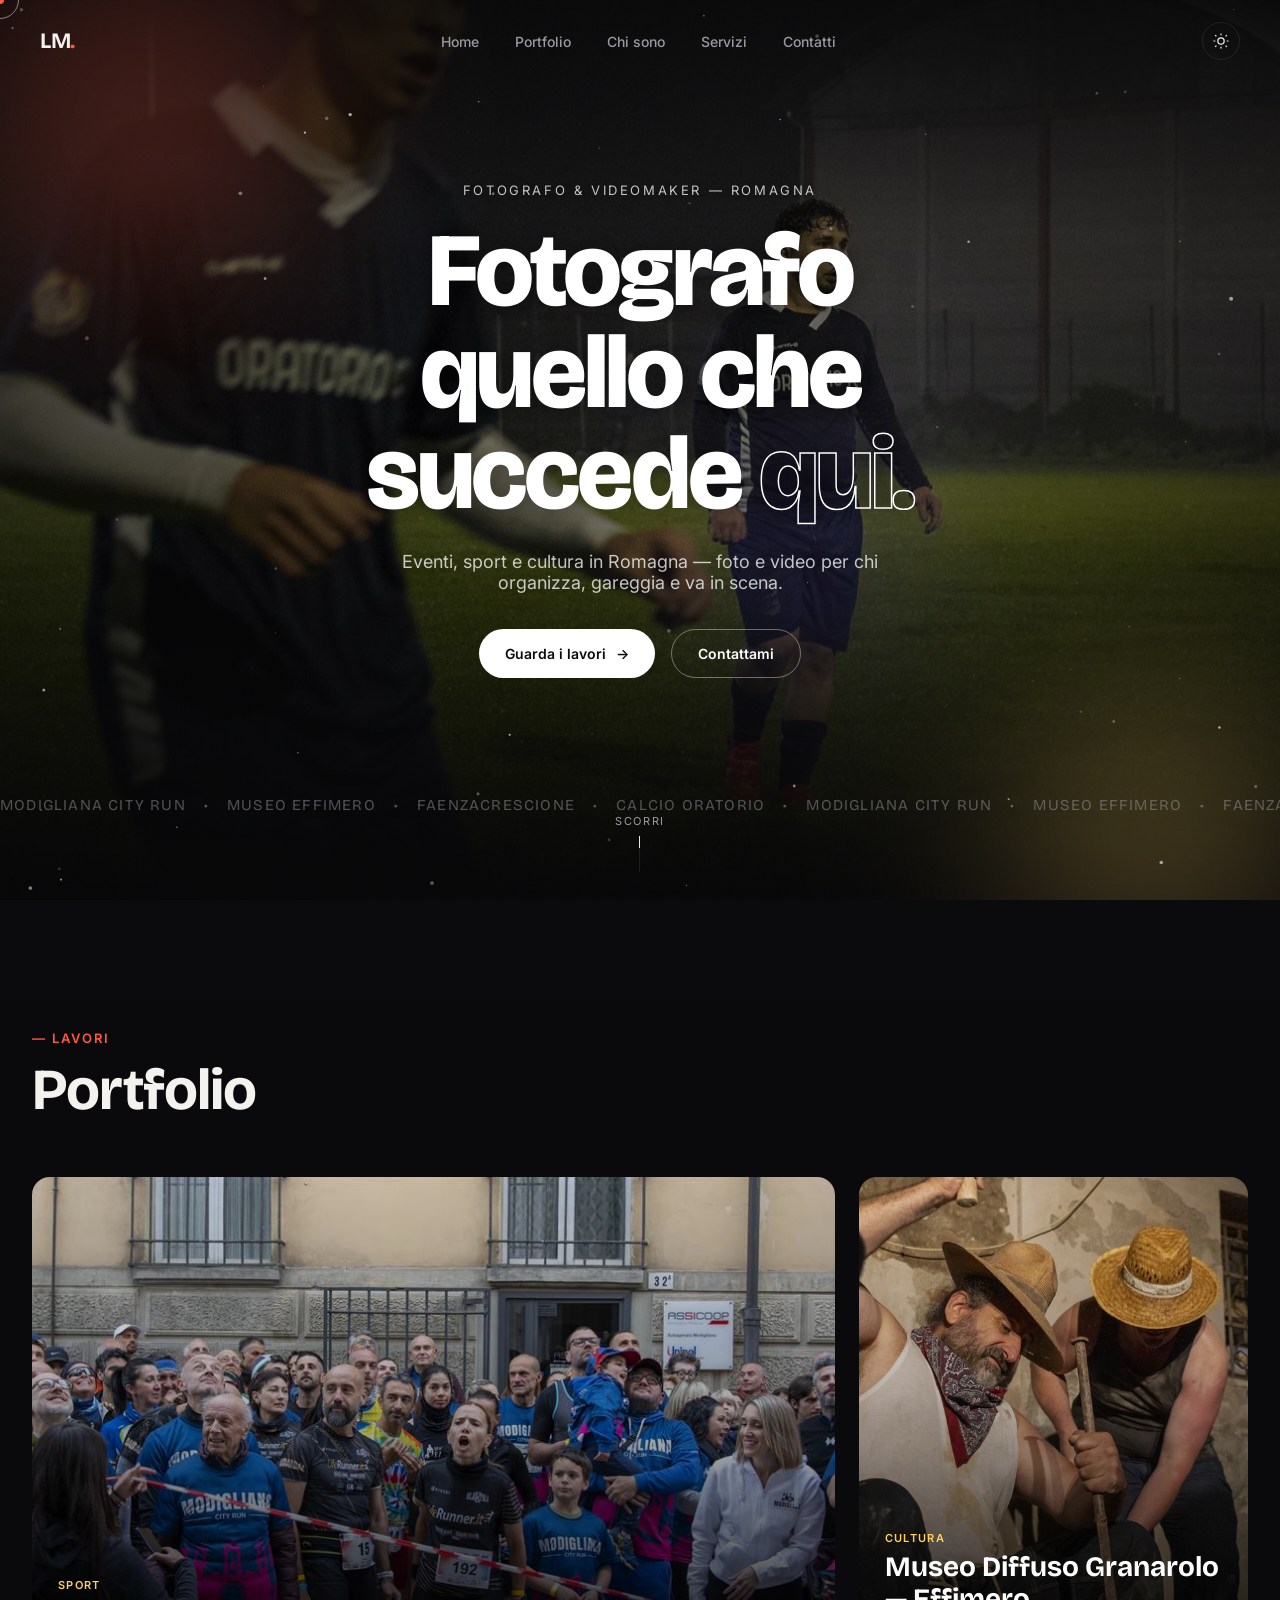
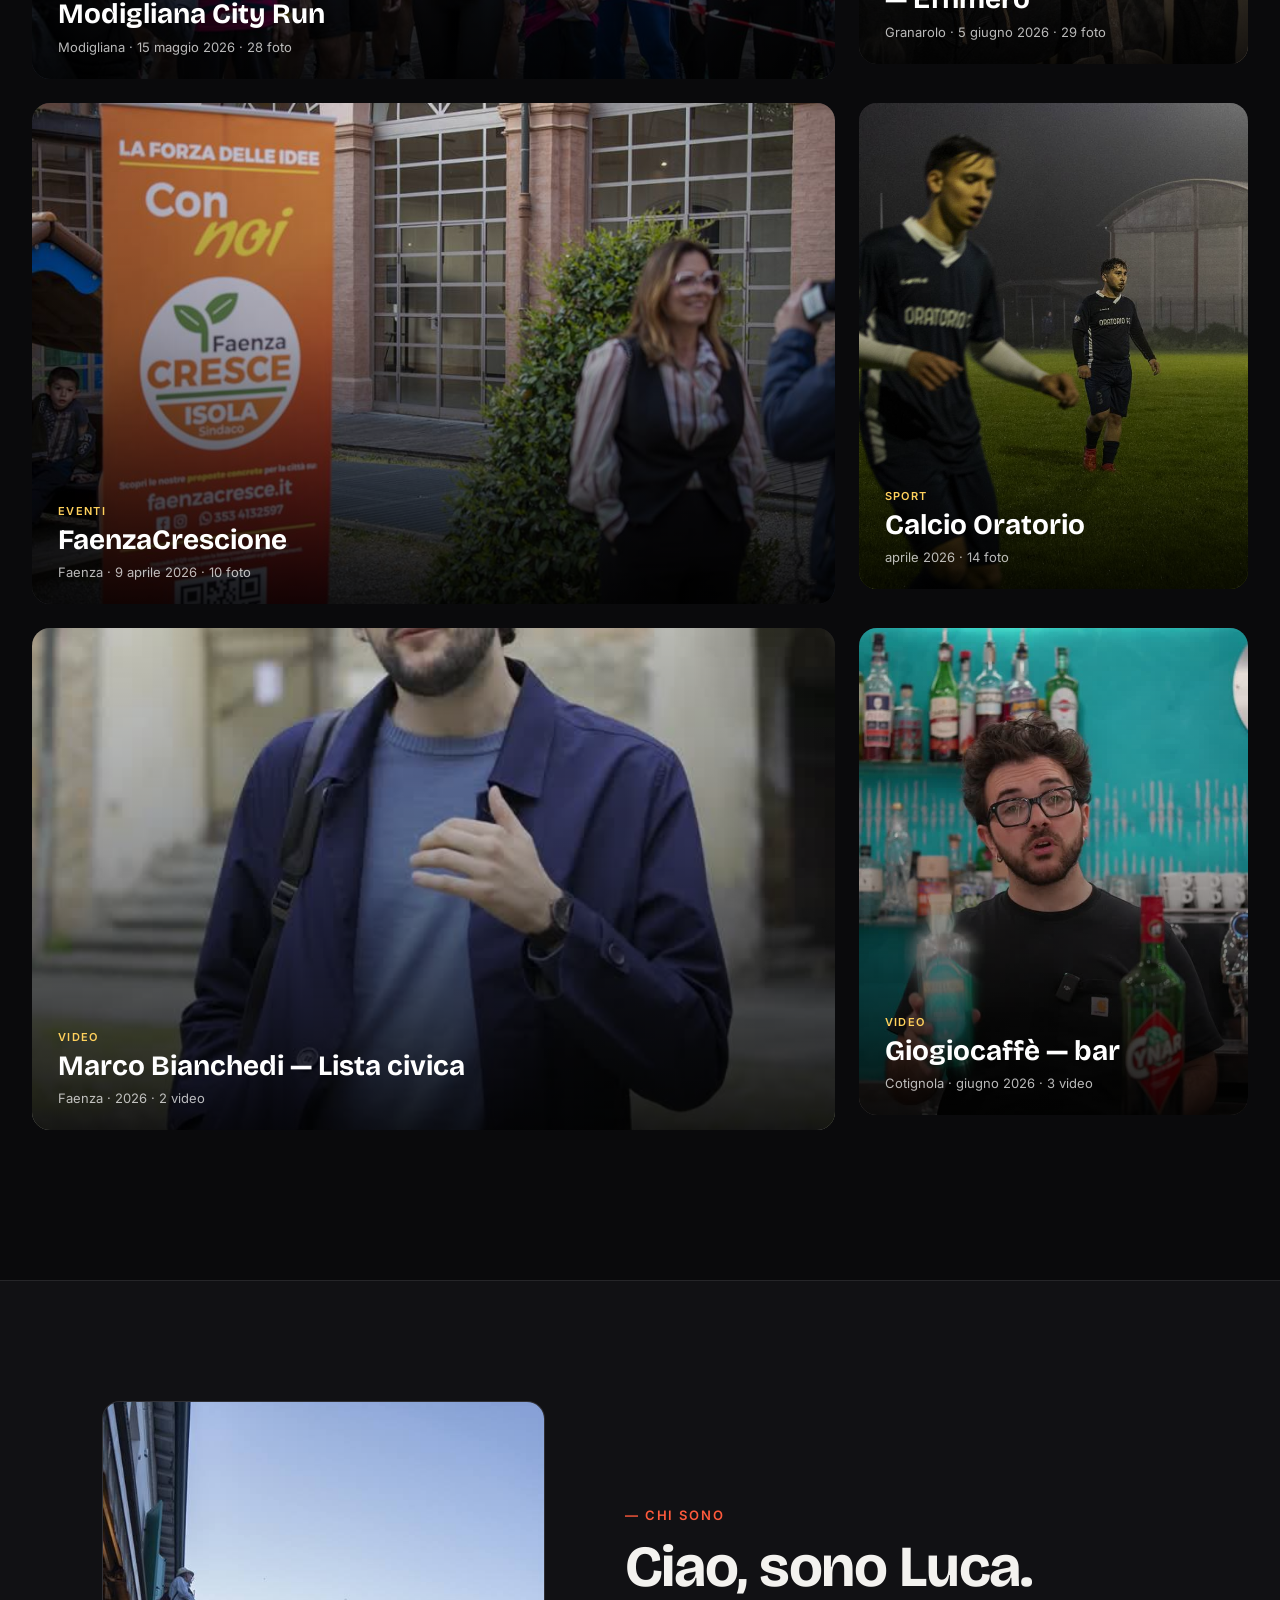
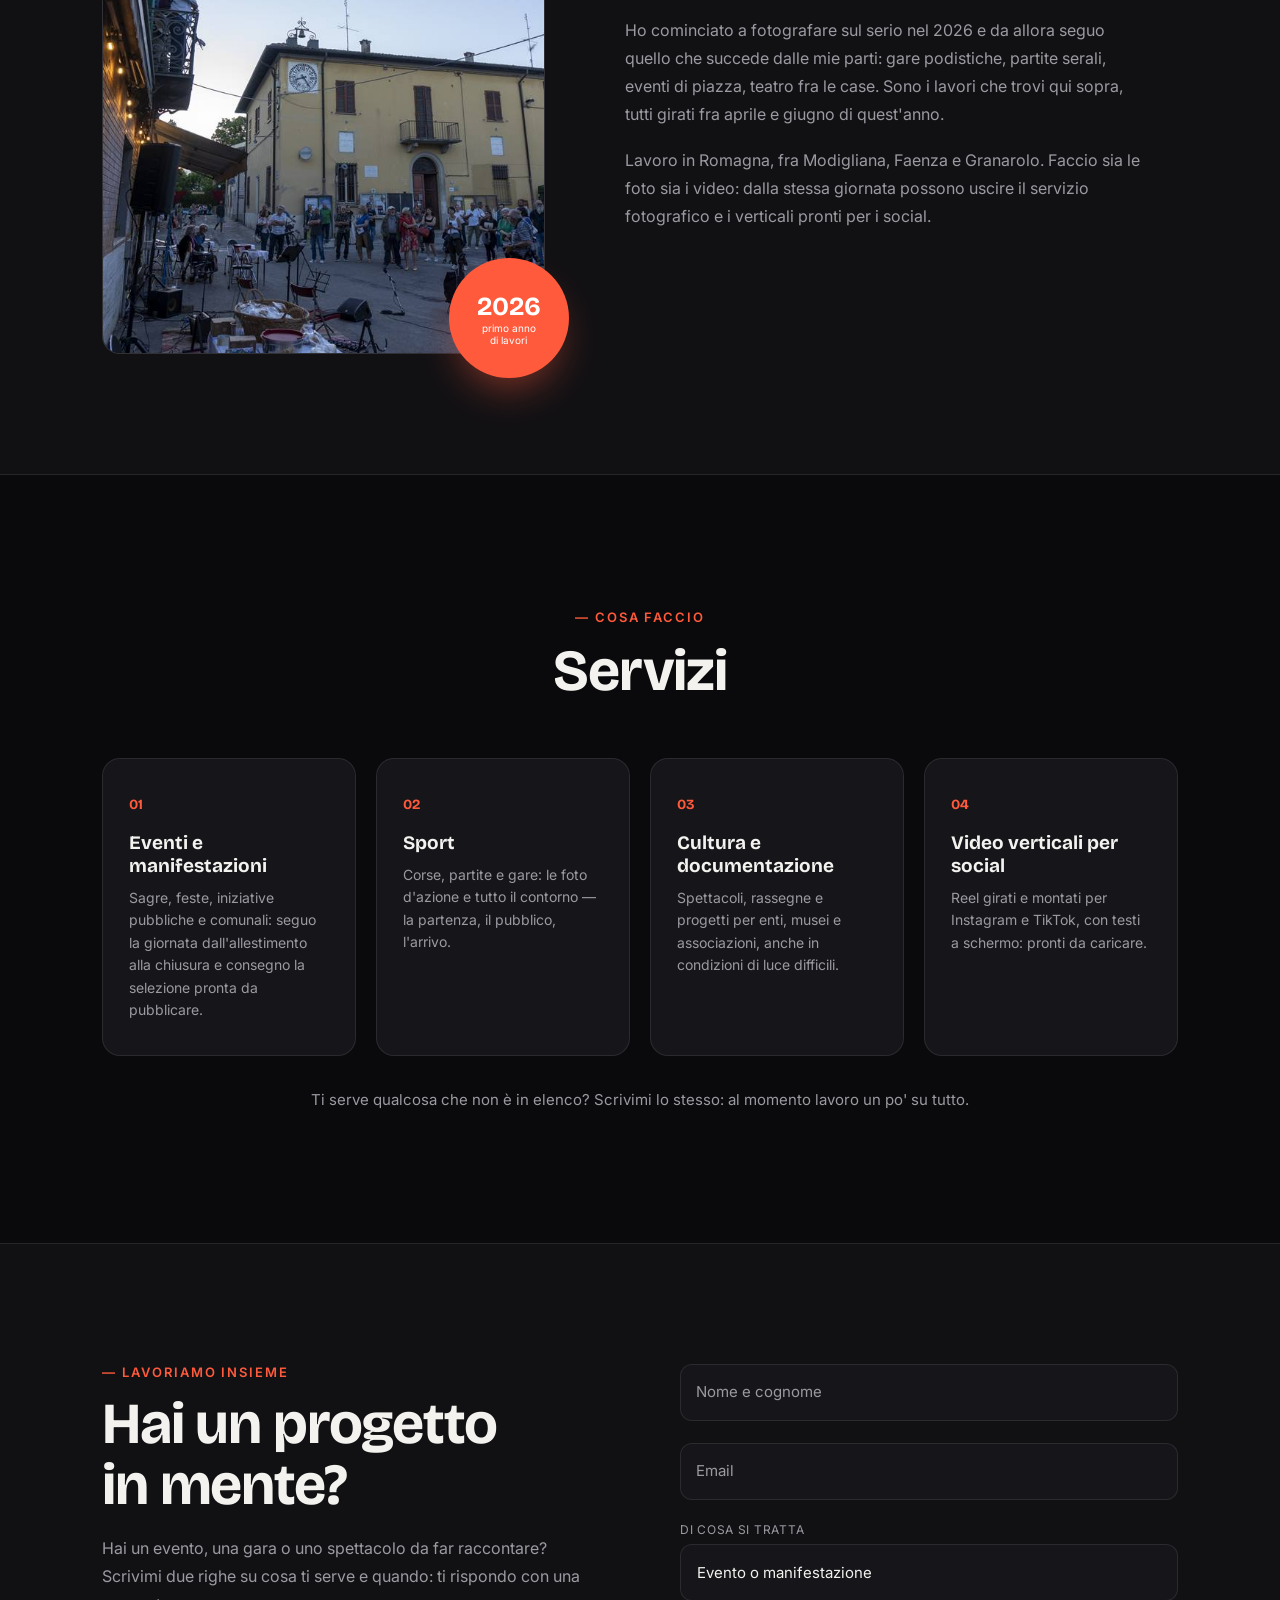
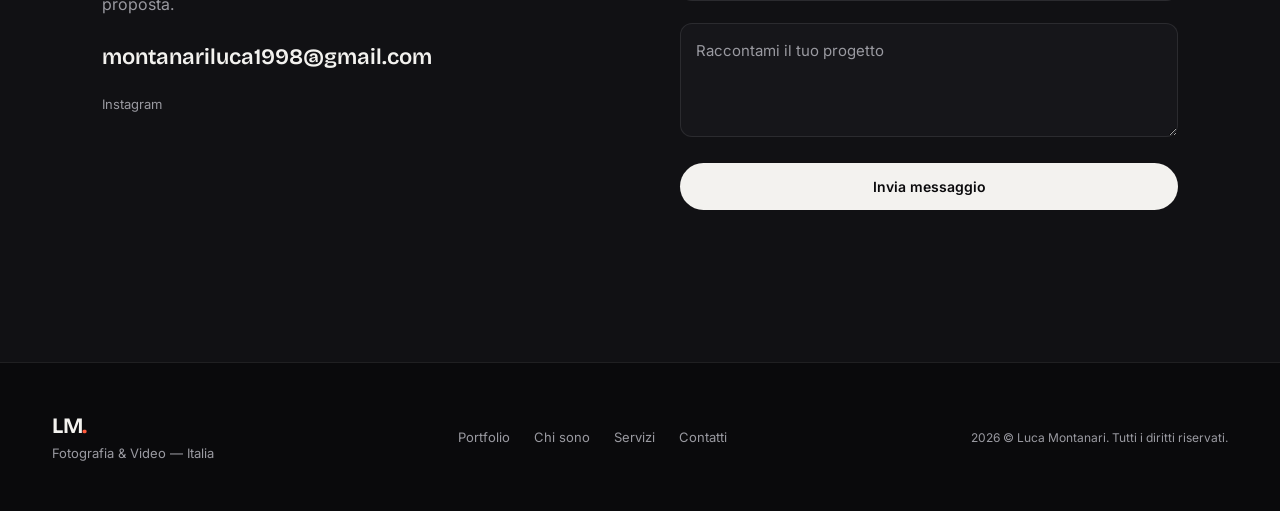
<file: index.html>
<!DOCTYPE html>
<html lang="it">
<head>
<meta charset="UTF-8">
<meta name="viewport" content="width=device-width, initial-scale=1.0">
<title>Luca Montanari — Fotografo e videomaker in Romagna</title>
<meta name="description" content="Fotografia e video di eventi, sport e cultura in Romagna. I lavori: Modigliana City Run, FaenzaCrescione, Museo Diffuso di Granarolo, Calcio Oratorio.">
<link rel="preconnect" href="https://fonts.googleapis.com">
<link rel="preconnect" href="https://fonts.gstatic.com" crossorigin>
<link href="https://fonts.googleapis.com/css2?family=Bricolage+Grotesque:opsz,wght@12..96,400;12..96,500;12..96,600;12..96,700;12..96,800&family=Inter:wght@300;400;500;600&display=swap" rel="stylesheet">
<link rel="stylesheet" href="assets/css/style.css">
<link rel="preload" as="image" href="assets/media/hero/hero-1.jpg" fetchpriority="high">
</head>
<body>

<!-- Preloader -->
<div class="preloader" id="preloader">
  <div class="preloader-count"><span id="preloaderNum">0</span>%</div>
  <div class="preloader-name">LUCA MONTANARI</div>
</div>

<!-- Custom cursor -->
<div class="cursor" id="cursor"></div>
<div class="cursor-ring" id="cursorRing"></div>

<!-- Grain overlay -->
<div class="grain"></div>

<!-- Progress bar -->
<div class="scroll-progress" id="scrollProgress"></div>

<!-- Nav -->
<header class="nav" id="nav">
  <a href="#home" class="nav-logo">LM<span class="dot">.</span></a>
  <nav class="nav-links" id="navLinks">
    <a href="#home" data-cursor="link">Home</a>
    <a href="#work" data-cursor="link">Portfolio</a>
    <a href="#about" data-cursor="link">Chi sono</a>
    <a href="#services" data-cursor="link">Servizi</a>
    <a href="#contact" data-cursor="link">Contatti</a>
  </nav>
  <div class="nav-actions">
    <button class="theme-toggle" id="themeToggle" aria-label="Cambia tema">
      <svg viewBox="0 0 24 24" fill="none" stroke="currentColor" stroke-width="1.6"><circle cx="12" cy="12" r="4.2"/><path d="M12 2v2.4M12 19.6V22M4.2 4.2l1.7 1.7M18.1 18.1l1.7 1.7M2 12h2.4M19.6 12H22M4.2 19.8l1.7-1.7M18.1 5.9l1.7-1.7"/></svg>
    </button>
    <button class="burger" id="burger" aria-label="Menu">
      <span></span><span></span><span></span>
    </button>
  </div>
</header>

<!-- Mobile menu -->
<div class="mobile-menu" id="mobileMenu">
  <a href="#home">Home</a>
  <a href="#work">Portfolio</a>
  <a href="#about">Chi sono</a>
  <a href="#services">Servizi</a>
  <a href="#contact">Contatti</a>
</div>

<main>

  <!-- HERO -->
  <section class="hero" id="home">
    <div class="hero-bg">
      <!-- scatti reali a rotazione; decorativi, quindi alt vuoto -->
      <div class="hero-slides" id="heroSlides" aria-hidden="true">
        <img class="hero-slide is-active" src="assets/media/hero/hero-1.jpg" alt="" fetchpriority="high" decoding="async">
        <img class="hero-slide" src="assets/media/hero/hero-2.jpg" alt="" fetchpriority="low" decoding="async">
        <img class="hero-slide" src="assets/media/hero/hero-3.jpg" alt="" fetchpriority="low" decoding="async">
        <img class="hero-slide" src="assets/media/hero/hero-4.jpg" alt="" fetchpriority="low" decoding="async">
      </div>
      <div class="hero-scrim" aria-hidden="true"></div>
      <div class="blob blob-1"></div>
      <div class="blob blob-2"></div>
      <div class="blob blob-3"></div>
      <canvas id="particles"></canvas>
    </div>

    <div class="hero-content">
      <p class="hero-tag reveal-line"><span>Fotografo &amp; Videomaker — Romagna</span></p>
      <h1 class="hero-title">
        <span class="line" data-speed="0.4"><span class="reveal">Fotografo</span></span>
        <span class="line" data-speed="0.6"><span class="reveal">quello che</span></span>
        <span class="line" data-speed="0.8"><span class="reveal">succede</span> <span class="reveal outline">qui.</span></span>
      </h1>
      <p class="hero-sub reveal-line"><span>Eventi, sport e cultura in Romagna — foto e video per chi organizza, gareggia e va in scena.</span></p>
      <div class="hero-cta reveal-line">
        <span>
          <a href="#work" class="btn btn-primary" data-cursor="link">Guarda i lavori<i>→</i></a>
          <a href="#contact" class="btn btn-ghost" data-cursor="link">Contattami</a>
        </span>
      </div>
    </div>

    <div class="hero-marquee">
      <div class="marquee-track">
        <span>MODIGLIANA CITY RUN</span><span>•</span><span>MUSEO EFFIMERO</span><span>•</span><span>FAENZACRESCIONE</span><span>•</span><span>CALCIO ORATORIO</span><span>•</span>
        <span>MODIGLIANA CITY RUN</span><span>•</span><span>MUSEO EFFIMERO</span><span>•</span><span>FAENZACRESCIONE</span><span>•</span><span>CALCIO ORATORIO</span><span>•</span>
      </div>
    </div>

    <div class="scroll-hint">
      <span>Scorri</span>
      <div class="scroll-hint-line"><i></i></div>
    </div>
  </section>

  <!-- WORK / GALLERY -->
  <section class="work" id="work">
    <div class="container">
      <div class="section-head">
        <p class="section-eyebrow reveal-up">— Lavori</p>
        <h2 class="section-title reveal-up">Portfolio</h2>
      </div>

      <div class="gallery projects" id="gallery">
        <!-- schede generate da main.js a partire da assets/js/media.js;
             ognuna è un link alla pagina del progetto in progetti/ -->
      </div>
    </div>
  </section>

  <!-- ABOUT -->
  <section class="about" id="about">
    <div class="container about-grid">
      <div class="about-visual reveal-up">
        <div class="about-frame">
          <img class="about-photo" src="assets/media/thumbs/museo-effimero/museo-effimero-01.jpg" alt="Scatto dal progetto Museo Diffuso Granarolo — Effimero" loading="lazy" decoding="async">
          <div class="about-badge">
            <strong>2026</strong>
            <span>primo anno<br>di lavori</span>
          </div>
        </div>
      </div>
      <div class="about-copy">
        <p class="section-eyebrow reveal-up">— Chi sono</p>
        <h2 class="section-title reveal-up">Ciao, sono Luca.</h2>
        <p class="about-text reveal-up">
          Ho cominciato a fotografare sul serio nel 2026 e da allora seguo quello che succede dalle mie
          parti: gare podistiche, partite serali, eventi di piazza, teatro fra le case. Sono i lavori che
          trovi qui sopra, tutti girati fra aprile e giugno di quest'anno.
        </p>
        <p class="about-text reveal-up">
          Lavoro in Romagna, fra Modigliana, Faenza e Granarolo. Faccio sia le foto sia i video: dalla
          stessa giornata possono uscire il servizio fotografico e i verticali pronti per i social.
        </p>
      </div>
    </div>
  </section>

  <!-- SERVICES -->
  <section class="services" id="services">
    <div class="container">
      <div class="section-head center">
        <p class="section-eyebrow reveal-up">— Cosa faccio</p>
        <h2 class="section-title reveal-up">Servizi</h2>
      </div>

      <div class="services-grid">
        <div class="service-card reveal-up">
          <span class="service-num">01</span>
          <h3>Eventi e manifestazioni</h3>
          <p>Sagre, feste, iniziative pubbliche e comunali: seguo la giornata dall'allestimento alla chiusura e consegno la selezione pronta da pubblicare.</p>
        </div>
        <div class="service-card reveal-up">
          <span class="service-num">02</span>
          <h3>Sport</h3>
          <p>Corse, partite e gare: le foto d'azione e tutto il contorno — la partenza, il pubblico, l'arrivo.</p>
        </div>
        <div class="service-card reveal-up">
          <span class="service-num">03</span>
          <h3>Cultura e documentazione</h3>
          <p>Spettacoli, rassegne e progetti per enti, musei e associazioni, anche in condizioni di luce difficili.</p>
        </div>
        <div class="service-card reveal-up">
          <span class="service-num">04</span>
          <h3>Video verticali per social</h3>
          <p>Reel girati e montati per Instagram e TikTok, con testi a schermo: pronti da caricare.</p>
        </div>
      </div>

      <p class="services-note reveal-up" style="text-align:center">
        Ti serve qualcosa che non è in elenco? Scrivimi lo stesso: al momento lavoro un po' su tutto.
      </p>
    </div>
  </section>

  <!-- CONTACT -->
  <section class="contact" id="contact">
    <div class="container contact-grid">
      <div class="contact-info">
        <p class="section-eyebrow reveal-up">— Lavoriamo insieme</p>
        <h2 class="section-title reveal-up">Hai un progetto<br>in mente?</h2>
        <p class="about-text reveal-up">Hai un evento, una gara o uno spettacolo da far raccontare? Scrivimi due righe su cosa
          ti serve e quando: ti rispondo con una proposta.</p>

        <div class="contact-details reveal-up">
          <a href="mailto:montanariluca1998@gmail.com" data-cursor="link">montanariluca1998@gmail.com</a>
        </div>

        <div class="socials reveal-up">
          <a href="https://www.instagram.com/lm_monta/" target="_blank" rel="noopener" data-cursor="link">Instagram</a>
        </div>
      </div>

      <form class="contact-form reveal-up" id="contactForm">
        <div class="field">
          <input type="text" id="fName" name="name" required placeholder=" ">
          <label for="fName">Nome e cognome</label>
        </div>
        <div class="field">
          <input type="email" id="fEmail" name="email" required placeholder=" ">
          <label for="fEmail">Email</label>
        </div>
        <div class="field">
          <label class="field-label" for="fType">Di cosa si tratta</label>
          <select id="fType" name="type">
            <option value="evento">Evento o manifestazione</option>
            <option value="sport">Gara o partita</option>
            <option value="cultura">Spettacolo o documentazione</option>
            <option value="video">Video per i social</option>
            <option value="altro">Altro</option>
          </select>
        </div>
        <div class="field">
          <textarea id="fMsg" name="message" required placeholder=" " rows="4"></textarea>
          <label for="fMsg">Raccontami il tuo progetto</label>
        </div>
        <button type="submit" class="btn btn-primary btn-block" data-cursor="link">
          <span class="btn-text">Invia messaggio</span>
          <span class="btn-loader"></span>
        </button>
        <p class="form-note" id="formNote" role="status"></p>
      </form>
    </div>
  </section>

</main>

<footer class="footer">
  <div class="container footer-grid">
    <div>
      <a href="#home" class="nav-logo">LM<span class="dot">.</span></a>
      <p>Fotografia &amp; Video — Italia</p>
    </div>
    <div class="footer-links">
      <a href="#work">Portfolio</a>
      <a href="#about">Chi sono</a>
      <a href="#services">Servizi</a>
      <a href="#contact">Contatti</a>
    </div>
    <div class="footer-note">
      <span id="year"></span> © Luca Montanari. Tutti i diritti riservati.
    </div>
  </div>
</footer>

<!-- Lightbox -->
<div class="lightbox" id="lightbox">
  <button class="lb-close" id="lbClose" aria-label="Chiudi">✕</button>
  <button class="lb-nav lb-prev" id="lbPrev" aria-label="Precedente">‹</button>
  <button class="lb-nav lb-next" id="lbNext" aria-label="Successivo">›</button>
  <div class="lb-content" id="lbContent"></div>
  <div class="lb-caption" id="lbCaption"></div>
</div>

<script src="assets/js/media.js"></script>
<script src="assets/js/main.js"></script>
</body>
</html>
</file>
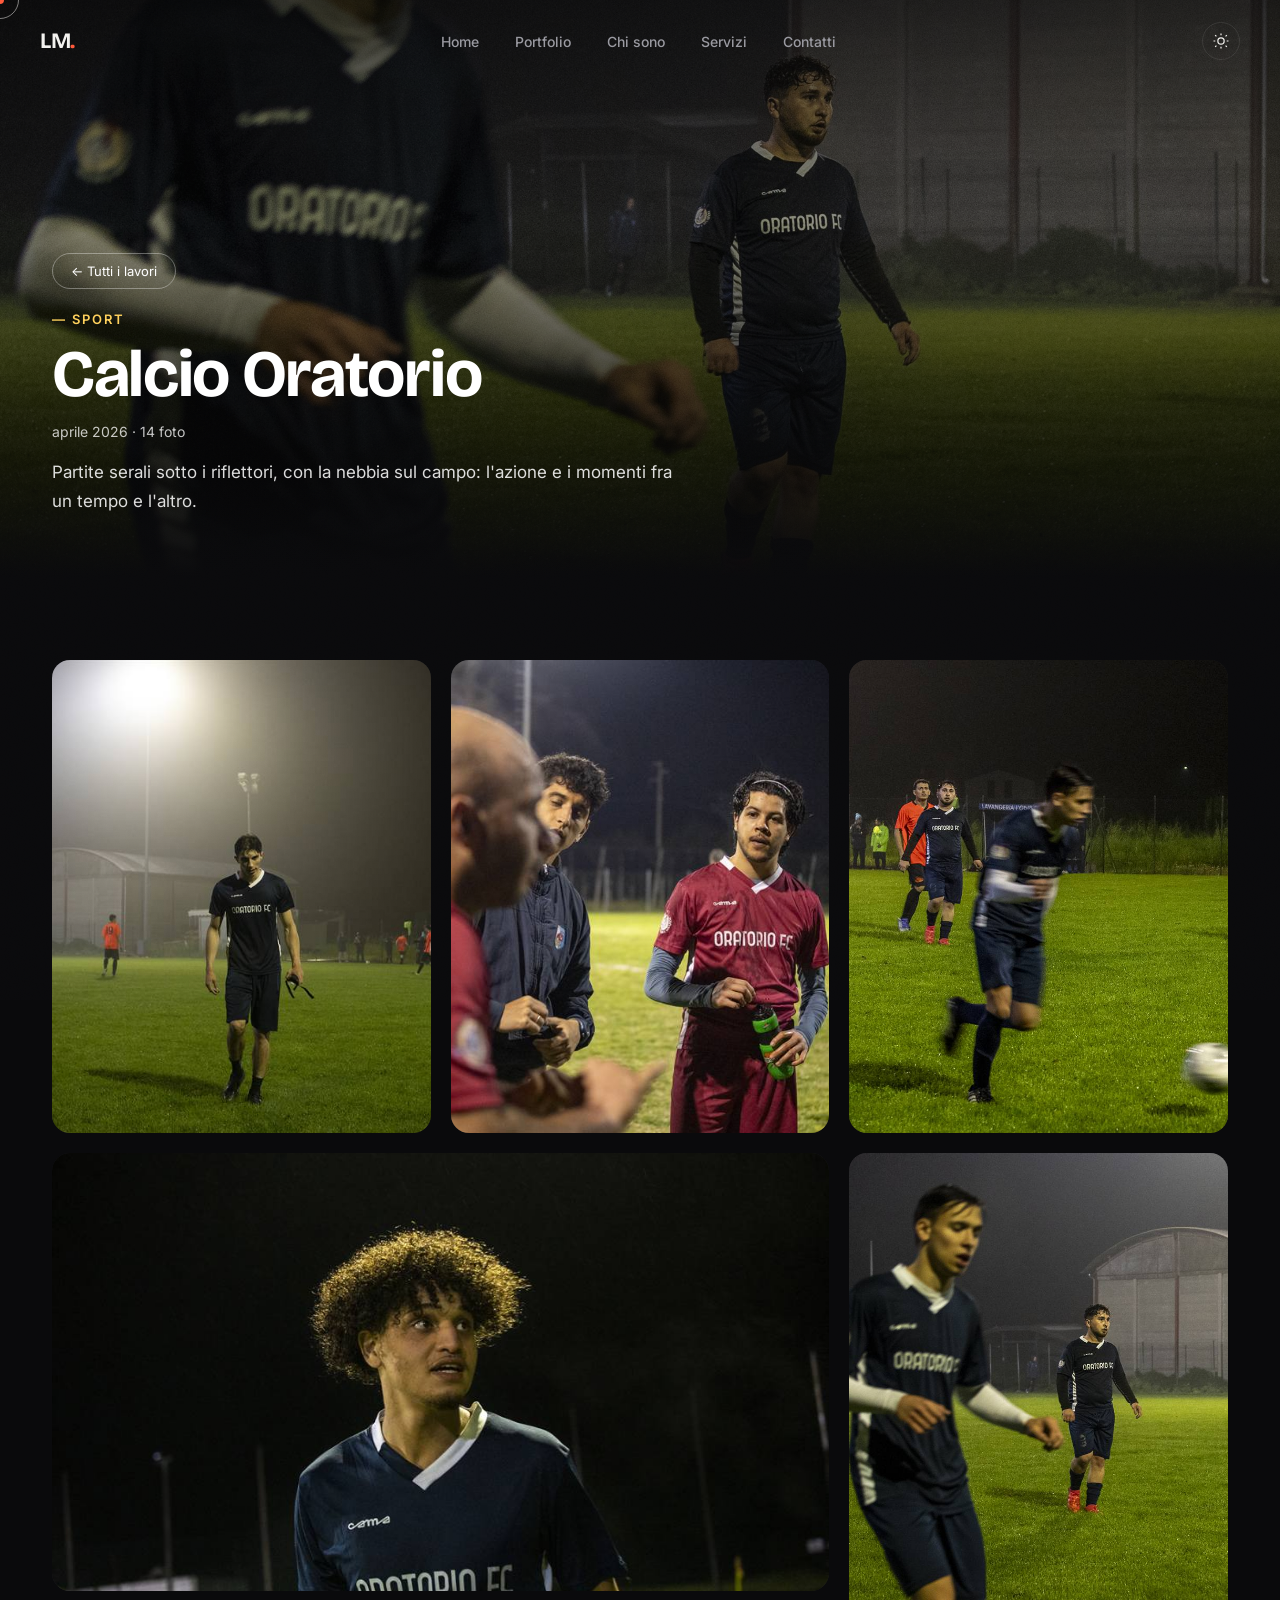
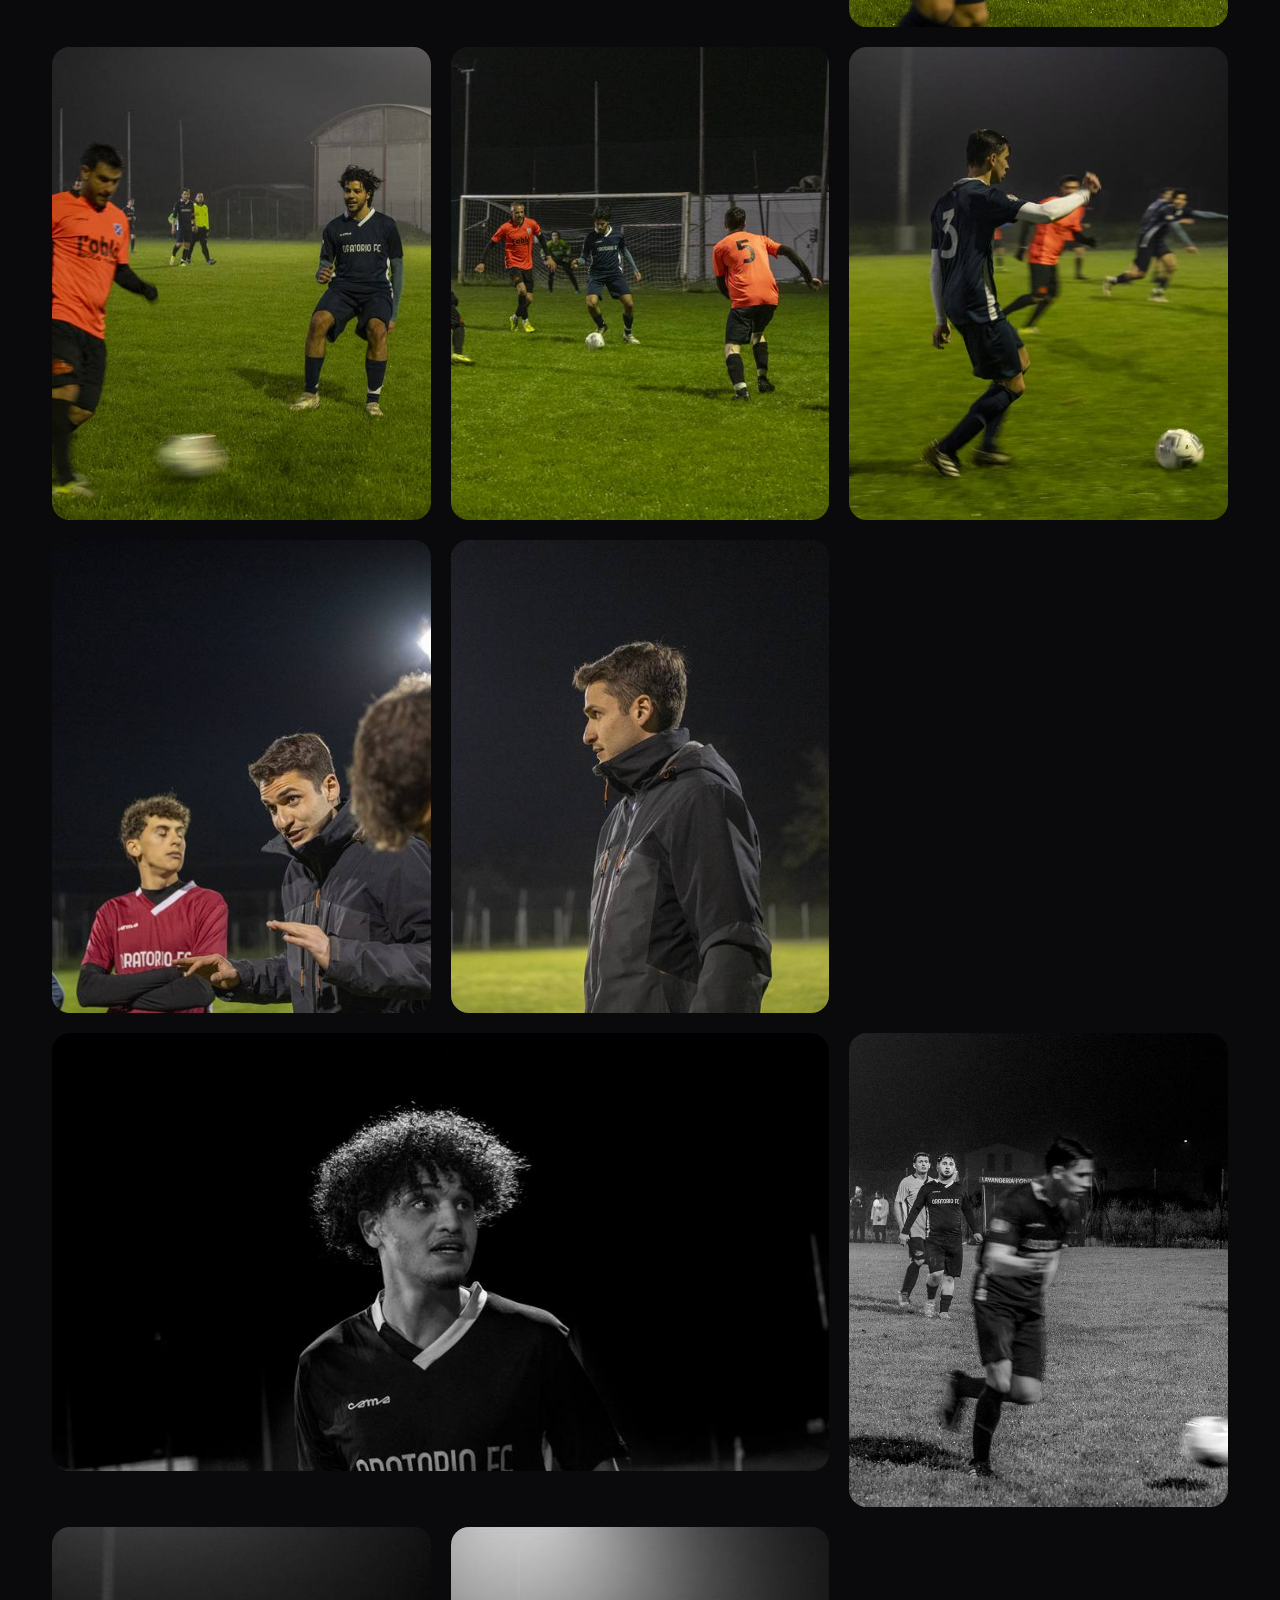
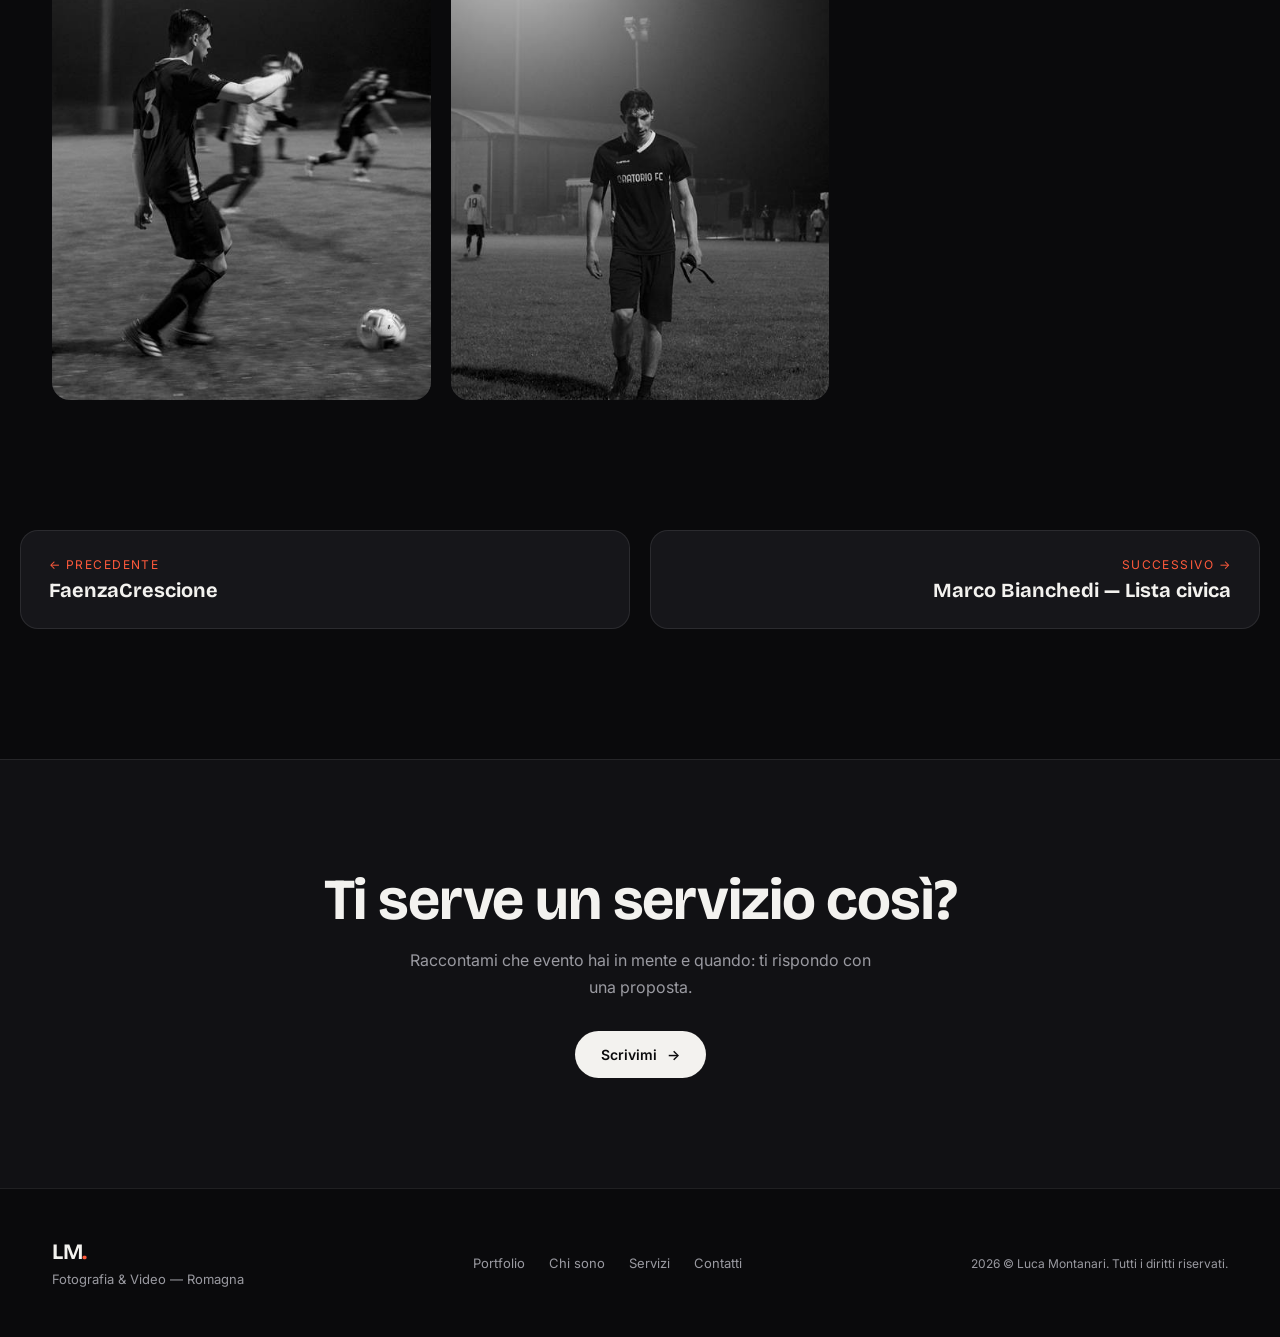
<file: progetti/calcio-oratorio.html>
<!DOCTYPE html>
<html lang="it">
<head>
<meta charset="UTF-8">
<meta name="viewport" content="width=device-width, initial-scale=1.0">
<title>Calcio Oratorio — Luca Montanari</title>
<meta name="description" content="Partite serali sotto i riflettori, con la nebbia sul campo: l'azione e i momenti fra un tempo e l'altro.">
<link rel="preconnect" href="https://fonts.googleapis.com">
<link rel="preconnect" href="https://fonts.gstatic.com" crossorigin>
<link href="https://fonts.googleapis.com/css2?family=Bricolage+Grotesque:opsz,wght@12..96,400;12..96,500;12..96,600;12..96,700;12..96,800&family=Inter:wght@300;400;500;600&display=swap" rel="stylesheet">
<link rel="stylesheet" href="../assets/css/style.css">
<link rel="preload" as="image" href="../assets/media/full/calcio-oratorio/calcio-oratorio-05.jpg" fetchpriority="high">
</head>
<!-- PAGINA GENERATA da tools/build-media.ps1: non modificarla a mano,
     le modifiche si perdono al prossimo lancio. I testi stanno in assets/js/media.js. -->
<body class="page-project" data-project="calcio-oratorio" data-base="../">

<div class="cursor" id="cursor"></div>
<div class="cursor-ring" id="cursorRing"></div>
<div class="grain"></div>
<div class="scroll-progress" id="scrollProgress"></div>

<header class="nav" id="nav">
  <a href="../index.html" class="nav-logo">LM<span class="dot">.</span></a>
  <nav class="nav-links" id="navLinks">
    <a href="../index.html" data-cursor="link">Home</a>
    <a href="../index.html#work" data-cursor="link">Portfolio</a>
    <a href="../index.html#about" data-cursor="link">Chi sono</a>
    <a href="../index.html#services" data-cursor="link">Servizi</a>
    <a href="../index.html#contact" data-cursor="link">Contatti</a>
  </nav>
  <div class="nav-actions">
    <button class="theme-toggle" id="themeToggle" aria-label="Cambia tema">
      <svg viewBox="0 0 24 24" fill="none" stroke="currentColor" stroke-width="1.6"><circle cx="12" cy="12" r="4.2"/><path d="M12 2v2.4M12 19.6V22M4.2 4.2l1.7 1.7M18.1 18.1l1.7 1.7M2 12h2.4M19.6 12H22M4.2 19.8l1.7-1.7M18.1 5.9l1.7-1.7"/></svg>
    </button>
    <button class="burger" id="burger" aria-label="Menu">
      <span></span><span></span><span></span>
    </button>
  </div>
</header>

<div class="mobile-menu" id="mobileMenu">
  <a href="../index.html">Home</a>
  <a href="../index.html#work">Portfolio</a>
  <a href="../index.html#about">Chi sono</a>
  <a href="../index.html#services">Servizi</a>
  <a href="../index.html#contact">Contatti</a>
</div>

<main>
  <header class="pj-hero">
    <img class="pj-cover" src="../assets/media/full/calcio-oratorio/calcio-oratorio-05.jpg" alt="" fetchpriority="high" decoding="async">
    <div class="pj-scrim" aria-hidden="true"></div>
    <div class="container pj-intro">
      <a class="pj-back" href="../index.html#work" data-cursor="link">← Tutti i lavori</a>
      <p class="section-eyebrow">— Sport</p>
      <h1 class="pj-title">Calcio Oratorio</h1>
      <p class="pj-meta">aprile 2026 · 14 foto</p>
      <p class="pj-desc">Partite serali sotto i riflettori, con la nebbia sul campo: l'azione e i momenti fra un tempo e l'altro.</p>
    </div>
  </header>

  <section class="pj-work">
    <div class="container">
      <div class="gallery" id="gallery">
        <!-- riquadri generati da main.js a partire da assets/js/media.js -->
      </div>
    </div>
  </section>

  <nav class="container pj-jump" aria-label="Altri progetti">
    <a class="prev" href="faenza-crescione.html" data-cursor="link">
      <span class="dir">← Precedente</span>
      <span class="name">FaenzaCrescione</span>
    </a>
    <a class="next" href="marco-bianchedi.html" data-cursor="link">
      <span class="dir">Successivo →</span>
      <span class="name">Marco Bianchedi — Lista civica</span>
    </a>
  </nav>

  <section class="pj-cta">
    <div class="container">
      <h2 class="section-title">Ti serve un servizio così?</h2>
      <p>Raccontami che evento hai in mente e quando: ti rispondo con una proposta.</p>
      <a class="btn btn-primary" href="../index.html#contact" data-cursor="link">Scrivimi<i>→</i></a>
    </div>
  </section>
</main>

<footer class="footer">
  <div class="container footer-grid">
    <div>
      <a href="../index.html" class="nav-logo">LM<span class="dot">.</span></a>
      <p>Fotografia &amp; Video — Romagna</p>
    </div>
    <div class="footer-links">
      <a href="../index.html#work">Portfolio</a>
      <a href="../index.html#about">Chi sono</a>
      <a href="../index.html#services">Servizi</a>
      <a href="../index.html#contact">Contatti</a>
    </div>
    <div class="footer-note">
      <span id="year"></span> © Luca Montanari. Tutti i diritti riservati.
    </div>
  </div>
</footer>

<div class="lightbox" id="lightbox">
  <button class="lb-close" id="lbClose" aria-label="Chiudi">✕</button>
  <button class="lb-nav lb-prev" id="lbPrev" aria-label="Precedente">‹</button>
  <button class="lb-nav lb-next" id="lbNext" aria-label="Successivo">›</button>
  <div class="lb-content" id="lbContent"></div>
  <div class="lb-caption" id="lbCaption"></div>
</div>

<script src="../assets/js/media.js"></script>
<script src="../assets/js/main.js"></script>
</body>
</html>
</file>
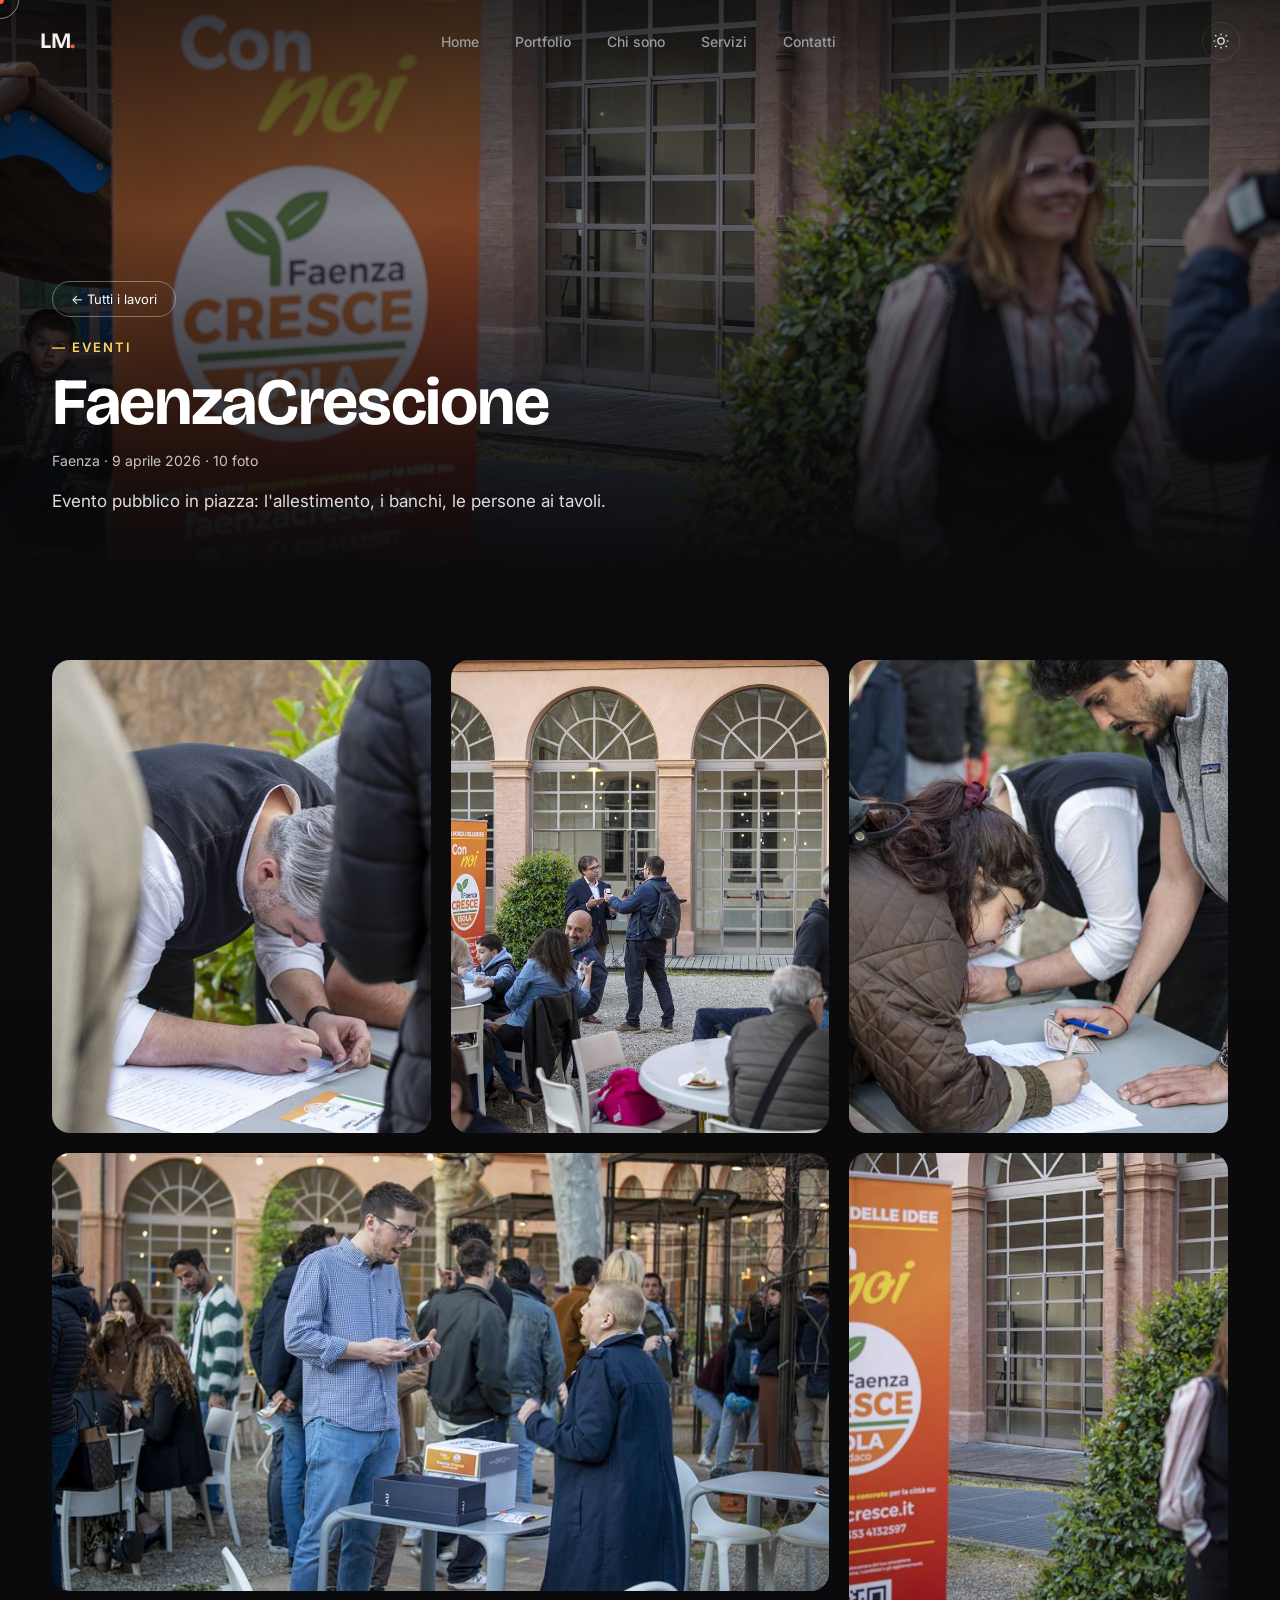
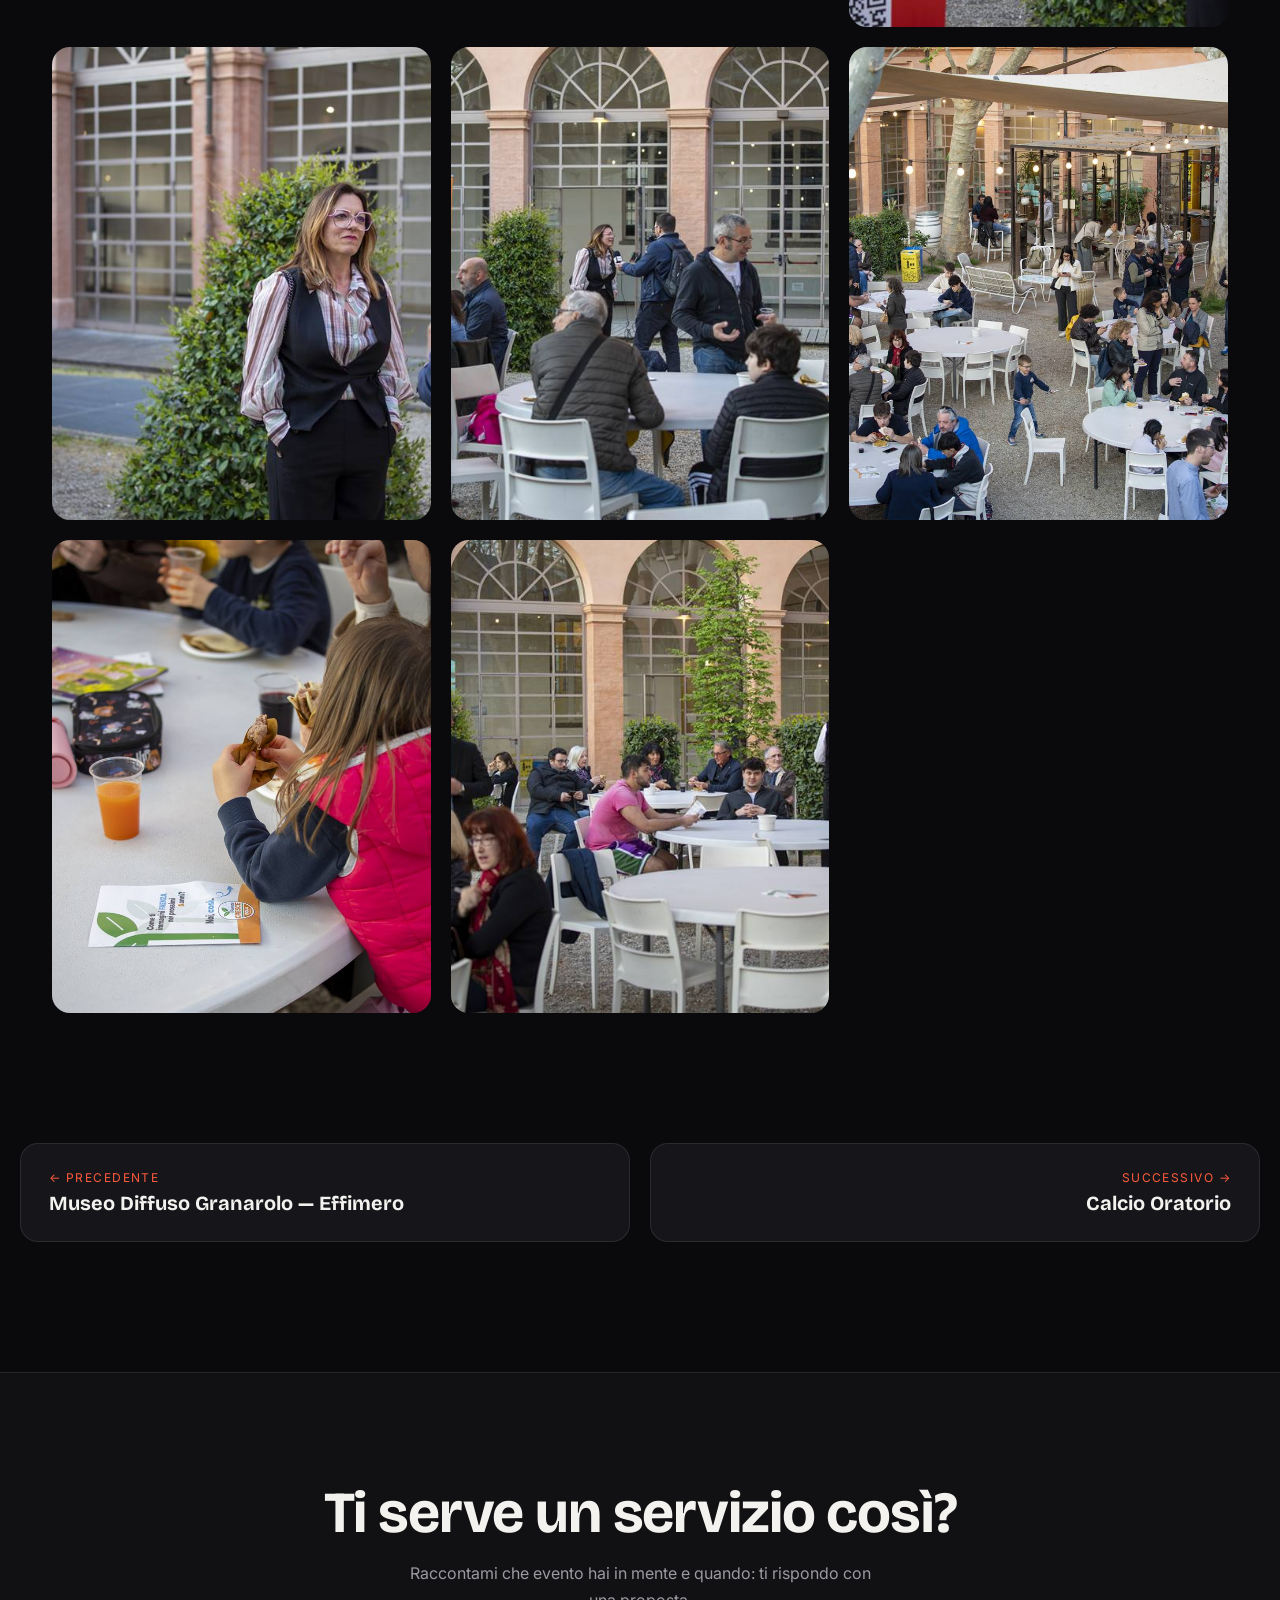
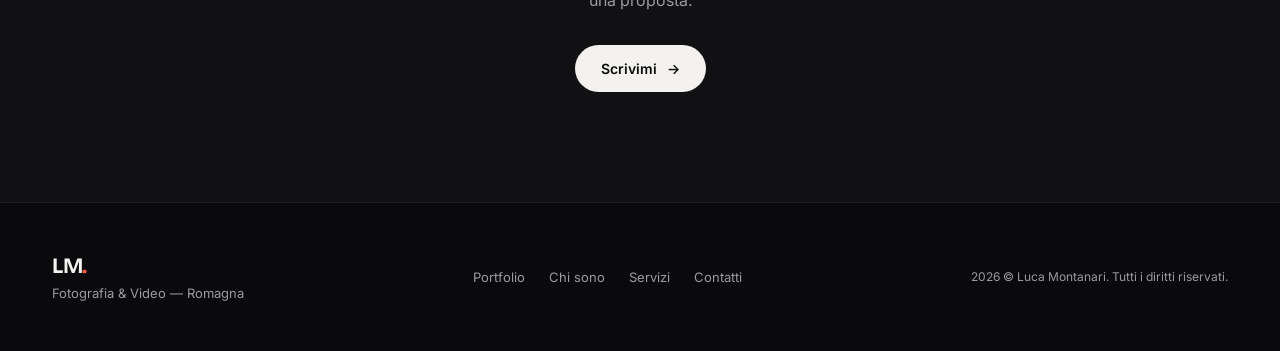
<file: progetti/faenza-crescione.html>
<!DOCTYPE html>
<html lang="it">
<head>
<meta charset="UTF-8">
<meta name="viewport" content="width=device-width, initial-scale=1.0">
<title>FaenzaCrescione — Luca Montanari</title>
<meta name="description" content="Evento pubblico in piazza: l'allestimento, i banchi, le persone ai tavoli.">
<link rel="preconnect" href="https://fonts.googleapis.com">
<link rel="preconnect" href="https://fonts.gstatic.com" crossorigin>
<link href="https://fonts.googleapis.com/css2?family=Bricolage+Grotesque:opsz,wght@12..96,400;12..96,500;12..96,600;12..96,700;12..96,800&family=Inter:wght@300;400;500;600&display=swap" rel="stylesheet">
<link rel="stylesheet" href="../assets/css/style.css">
<link rel="preload" as="image" href="../assets/media/full/faenza-crescione/faenza-crescione-05.jpg" fetchpriority="high">
</head>
<!-- PAGINA GENERATA da tools/build-media.ps1: non modificarla a mano,
     le modifiche si perdono al prossimo lancio. I testi stanno in assets/js/media.js. -->
<body class="page-project" data-project="faenza-crescione" data-base="../">

<div class="cursor" id="cursor"></div>
<div class="cursor-ring" id="cursorRing"></div>
<div class="grain"></div>
<div class="scroll-progress" id="scrollProgress"></div>

<header class="nav" id="nav">
  <a href="../index.html" class="nav-logo">LM<span class="dot">.</span></a>
  <nav class="nav-links" id="navLinks">
    <a href="../index.html" data-cursor="link">Home</a>
    <a href="../index.html#work" data-cursor="link">Portfolio</a>
    <a href="../index.html#about" data-cursor="link">Chi sono</a>
    <a href="../index.html#services" data-cursor="link">Servizi</a>
    <a href="../index.html#contact" data-cursor="link">Contatti</a>
  </nav>
  <div class="nav-actions">
    <button class="theme-toggle" id="themeToggle" aria-label="Cambia tema">
      <svg viewBox="0 0 24 24" fill="none" stroke="currentColor" stroke-width="1.6"><circle cx="12" cy="12" r="4.2"/><path d="M12 2v2.4M12 19.6V22M4.2 4.2l1.7 1.7M18.1 18.1l1.7 1.7M2 12h2.4M19.6 12H22M4.2 19.8l1.7-1.7M18.1 5.9l1.7-1.7"/></svg>
    </button>
    <button class="burger" id="burger" aria-label="Menu">
      <span></span><span></span><span></span>
    </button>
  </div>
</header>

<div class="mobile-menu" id="mobileMenu">
  <a href="../index.html">Home</a>
  <a href="../index.html#work">Portfolio</a>
  <a href="../index.html#about">Chi sono</a>
  <a href="../index.html#services">Servizi</a>
  <a href="../index.html#contact">Contatti</a>
</div>

<main>
  <header class="pj-hero">
    <img class="pj-cover" src="../assets/media/full/faenza-crescione/faenza-crescione-05.jpg" alt="" fetchpriority="high" decoding="async">
    <div class="pj-scrim" aria-hidden="true"></div>
    <div class="container pj-intro">
      <a class="pj-back" href="../index.html#work" data-cursor="link">← Tutti i lavori</a>
      <p class="section-eyebrow">— Eventi</p>
      <h1 class="pj-title">FaenzaCrescione</h1>
      <p class="pj-meta">Faenza · 9 aprile 2026 · 10 foto</p>
      <p class="pj-desc">Evento pubblico in piazza: l'allestimento, i banchi, le persone ai tavoli.</p>
    </div>
  </header>

  <section class="pj-work">
    <div class="container">
      <div class="gallery" id="gallery">
        <!-- riquadri generati da main.js a partire da assets/js/media.js -->
      </div>
    </div>
  </section>

  <nav class="container pj-jump" aria-label="Altri progetti">
    <a class="prev" href="museo-effimero.html" data-cursor="link">
      <span class="dir">← Precedente</span>
      <span class="name">Museo Diffuso Granarolo — Effimero</span>
    </a>
    <a class="next" href="calcio-oratorio.html" data-cursor="link">
      <span class="dir">Successivo →</span>
      <span class="name">Calcio Oratorio</span>
    </a>
  </nav>

  <section class="pj-cta">
    <div class="container">
      <h2 class="section-title">Ti serve un servizio così?</h2>
      <p>Raccontami che evento hai in mente e quando: ti rispondo con una proposta.</p>
      <a class="btn btn-primary" href="../index.html#contact" data-cursor="link">Scrivimi<i>→</i></a>
    </div>
  </section>
</main>

<footer class="footer">
  <div class="container footer-grid">
    <div>
      <a href="../index.html" class="nav-logo">LM<span class="dot">.</span></a>
      <p>Fotografia &amp; Video — Romagna</p>
    </div>
    <div class="footer-links">
      <a href="../index.html#work">Portfolio</a>
      <a href="../index.html#about">Chi sono</a>
      <a href="../index.html#services">Servizi</a>
      <a href="../index.html#contact">Contatti</a>
    </div>
    <div class="footer-note">
      <span id="year"></span> © Luca Montanari. Tutti i diritti riservati.
    </div>
  </div>
</footer>

<div class="lightbox" id="lightbox">
  <button class="lb-close" id="lbClose" aria-label="Chiudi">✕</button>
  <button class="lb-nav lb-prev" id="lbPrev" aria-label="Precedente">‹</button>
  <button class="lb-nav lb-next" id="lbNext" aria-label="Successivo">›</button>
  <div class="lb-content" id="lbContent"></div>
  <div class="lb-caption" id="lbCaption"></div>
</div>

<script src="../assets/js/media.js"></script>
<script src="../assets/js/main.js"></script>
</body>
</html>
</file>
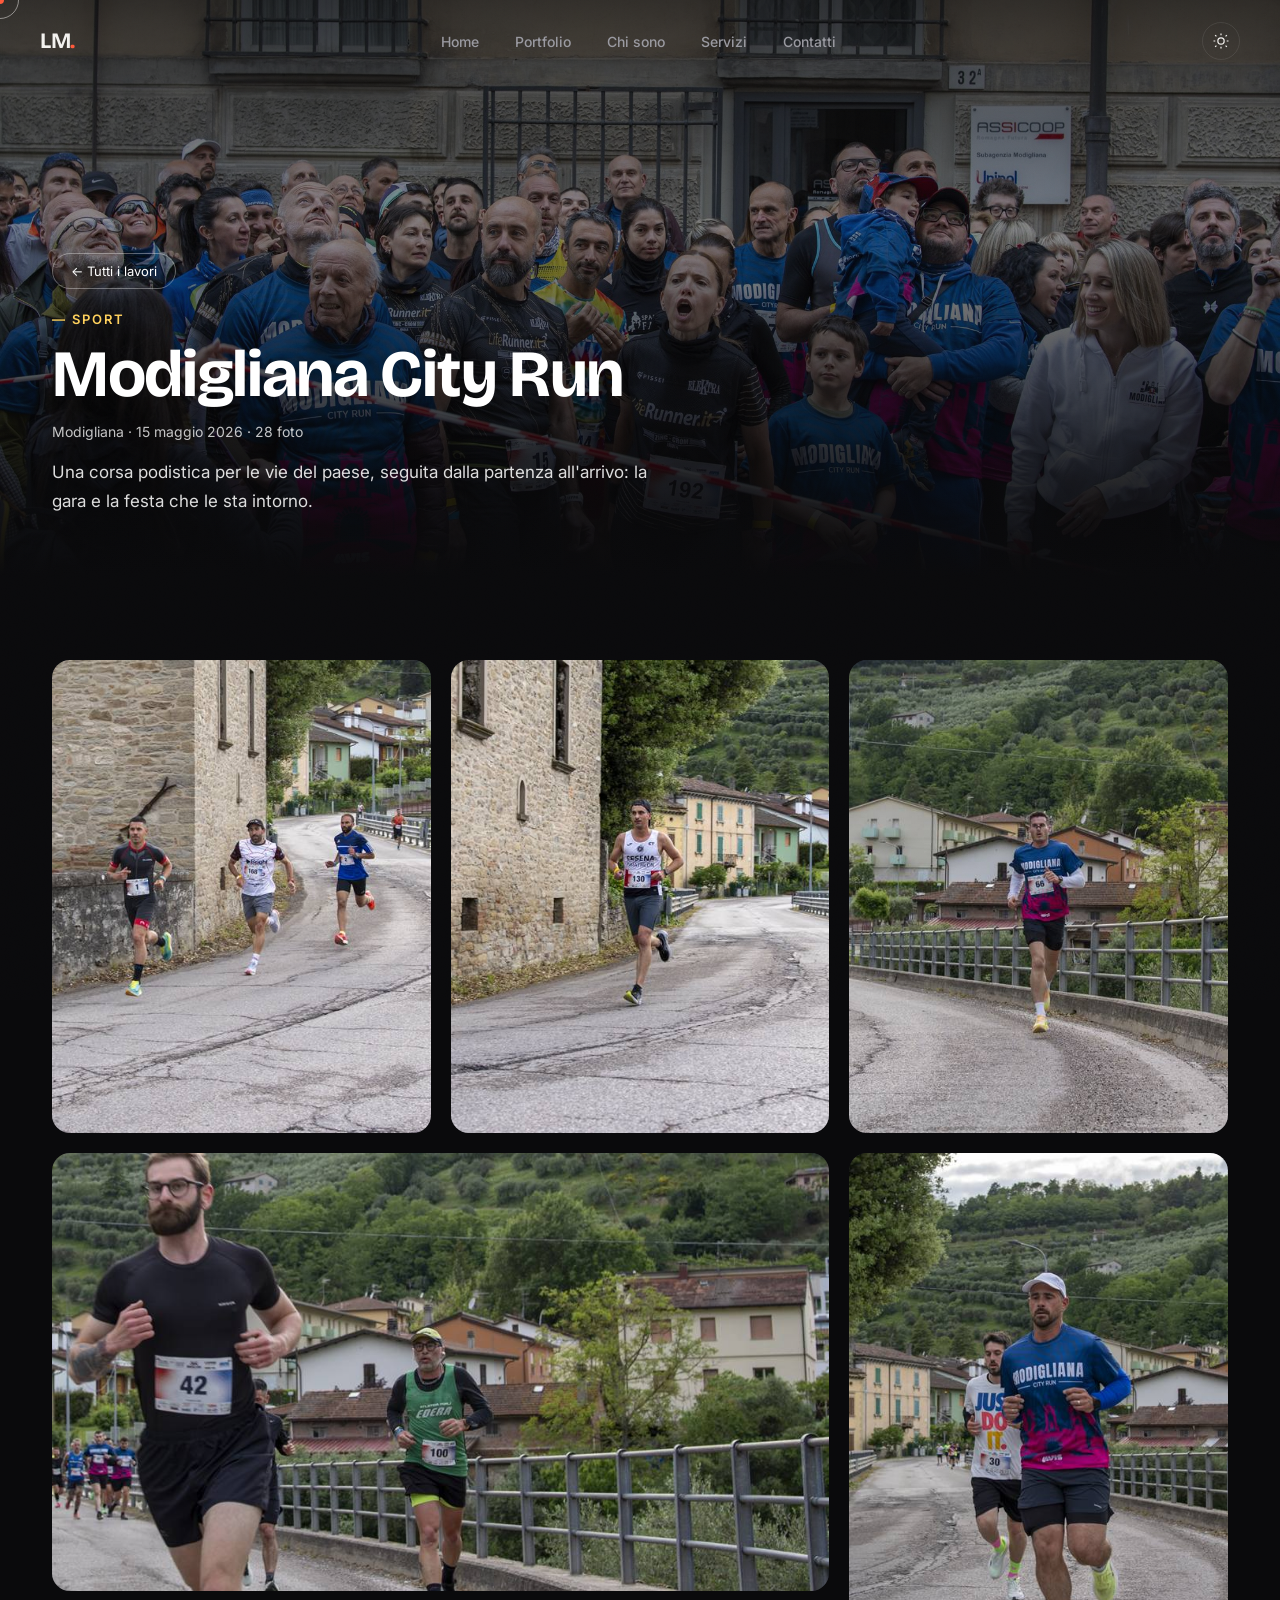
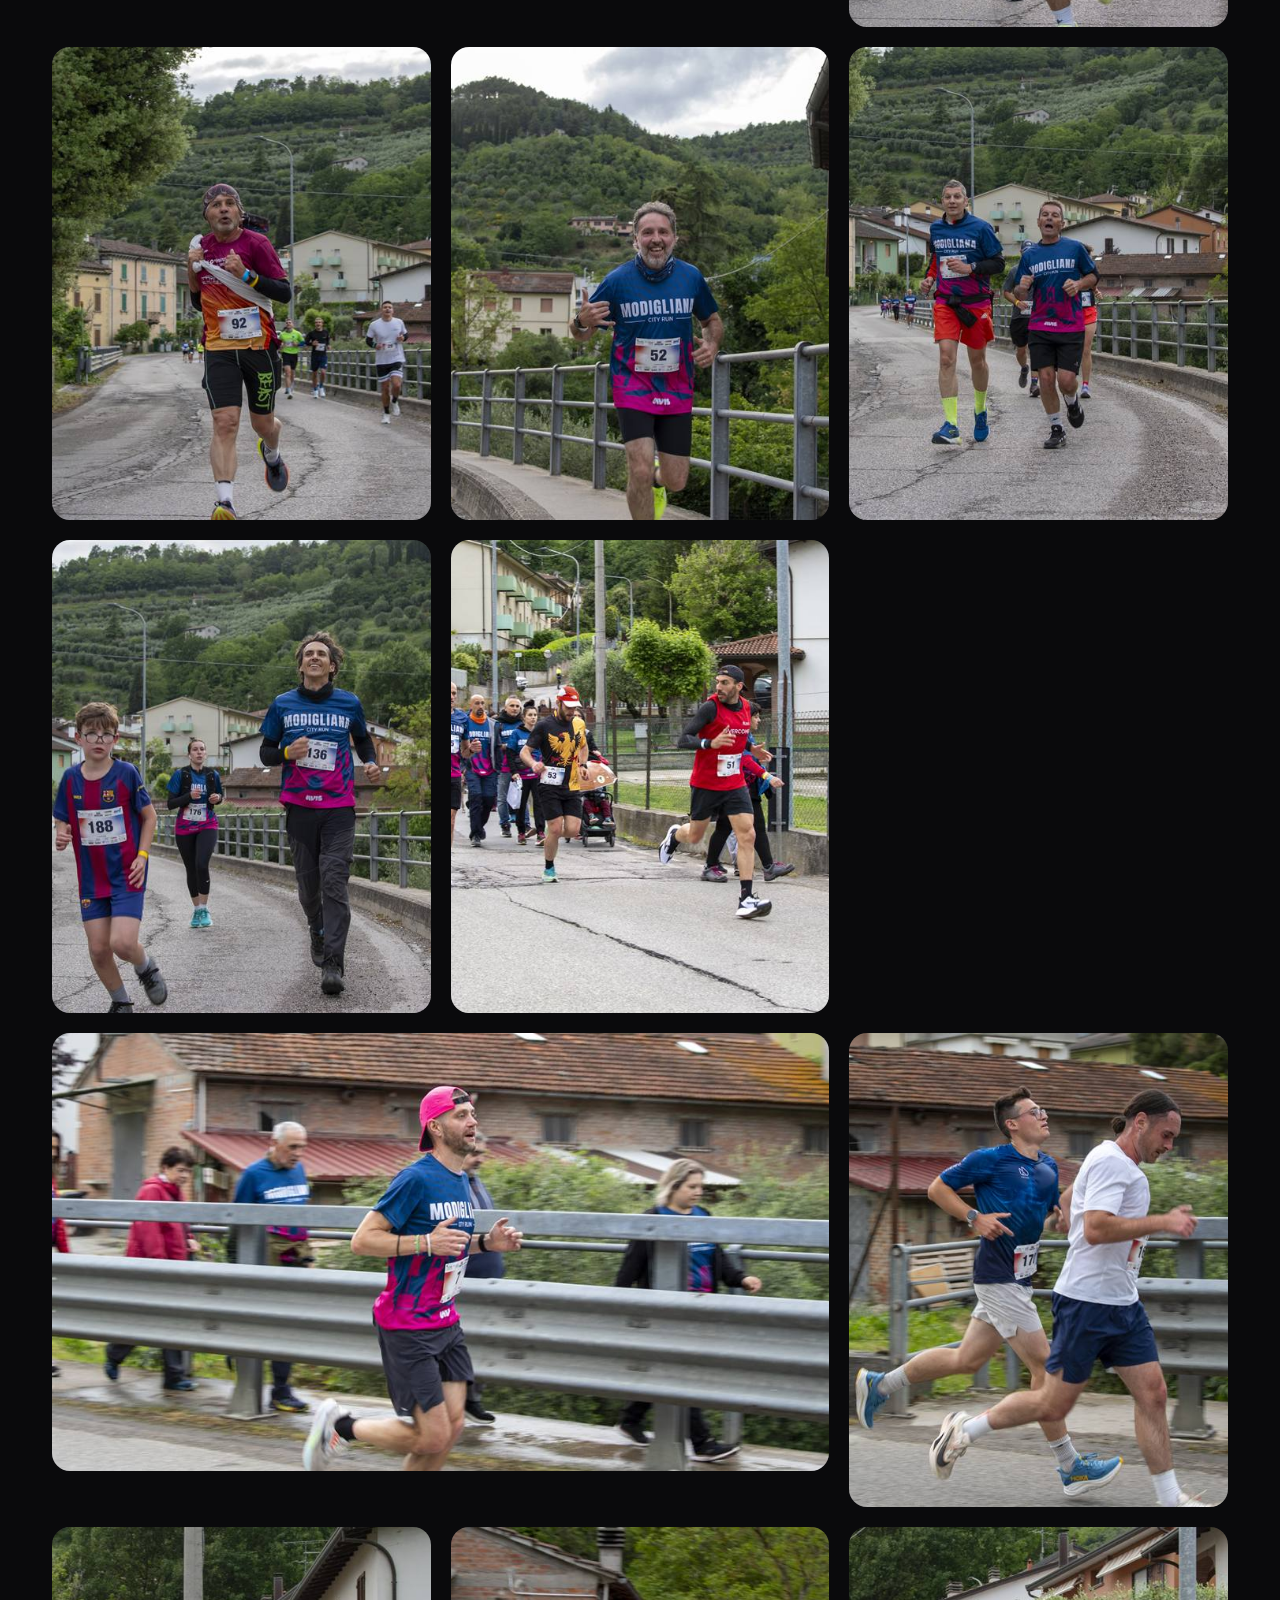
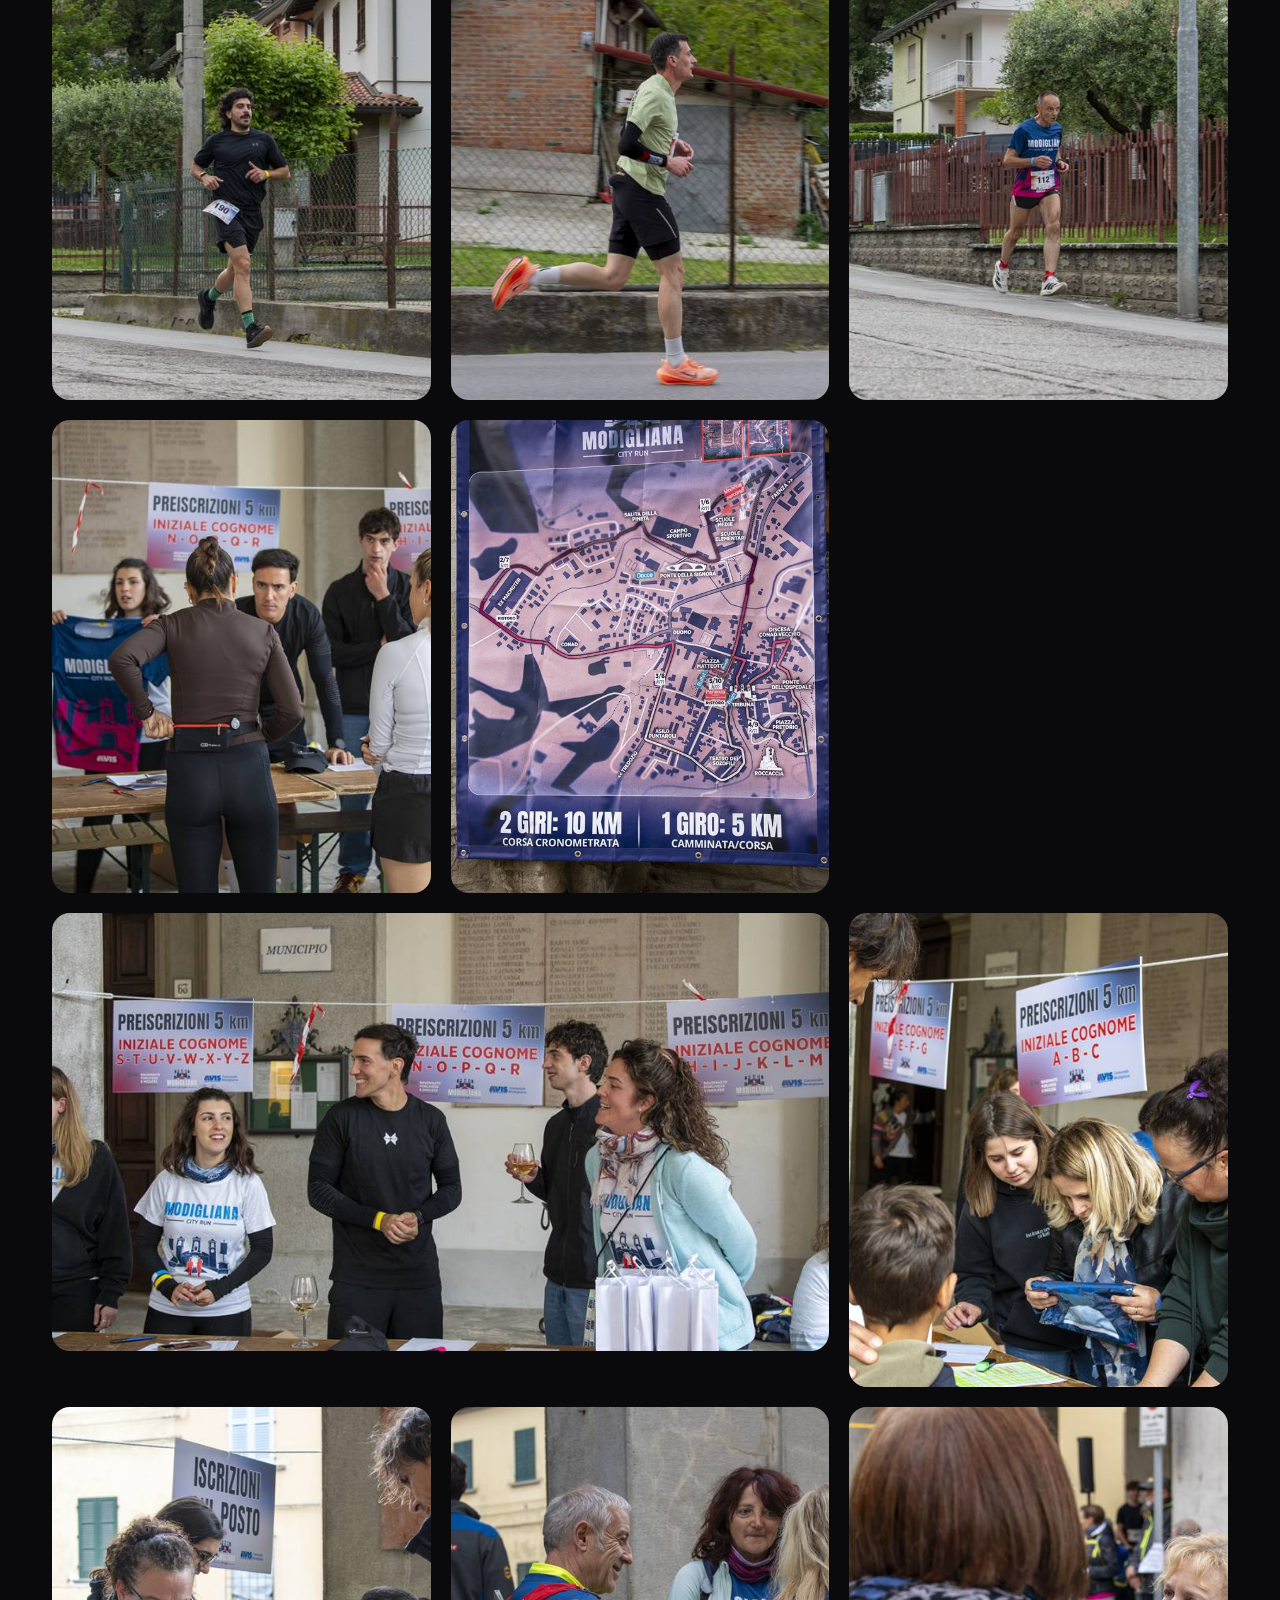
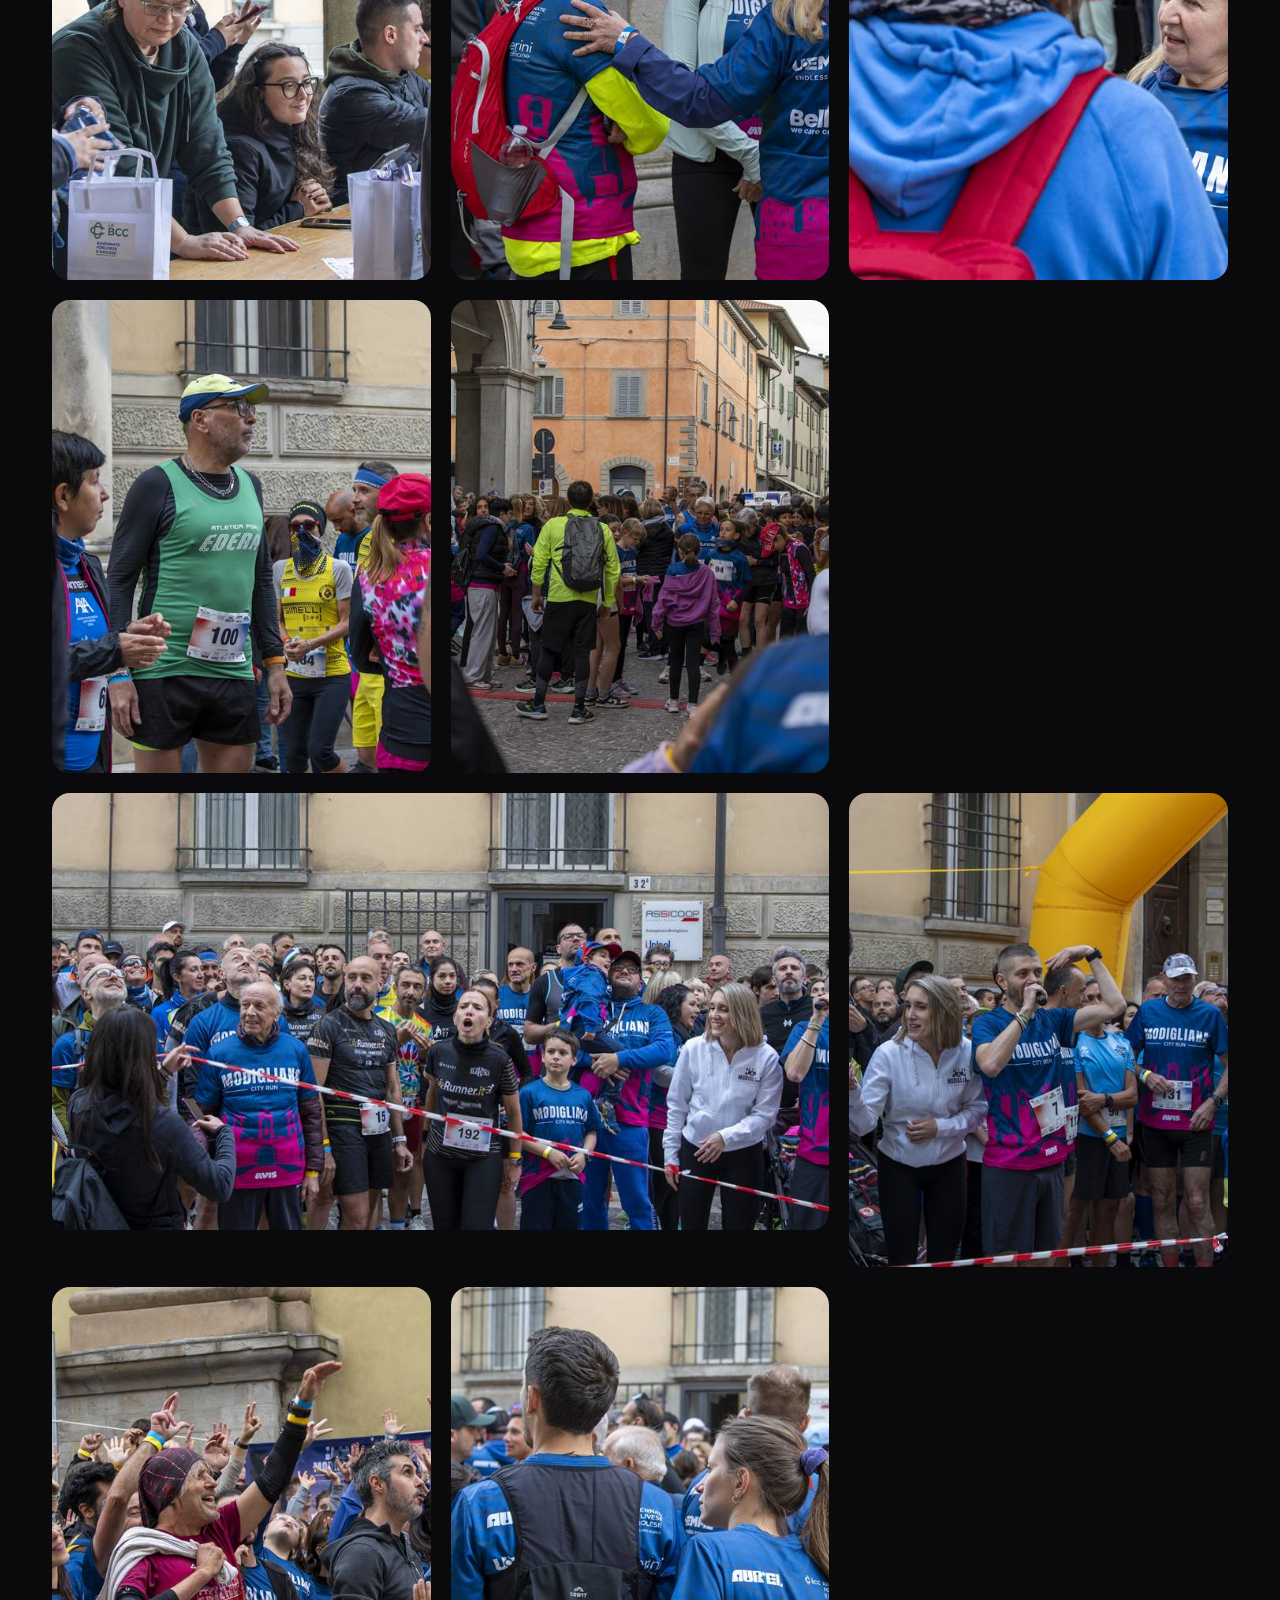
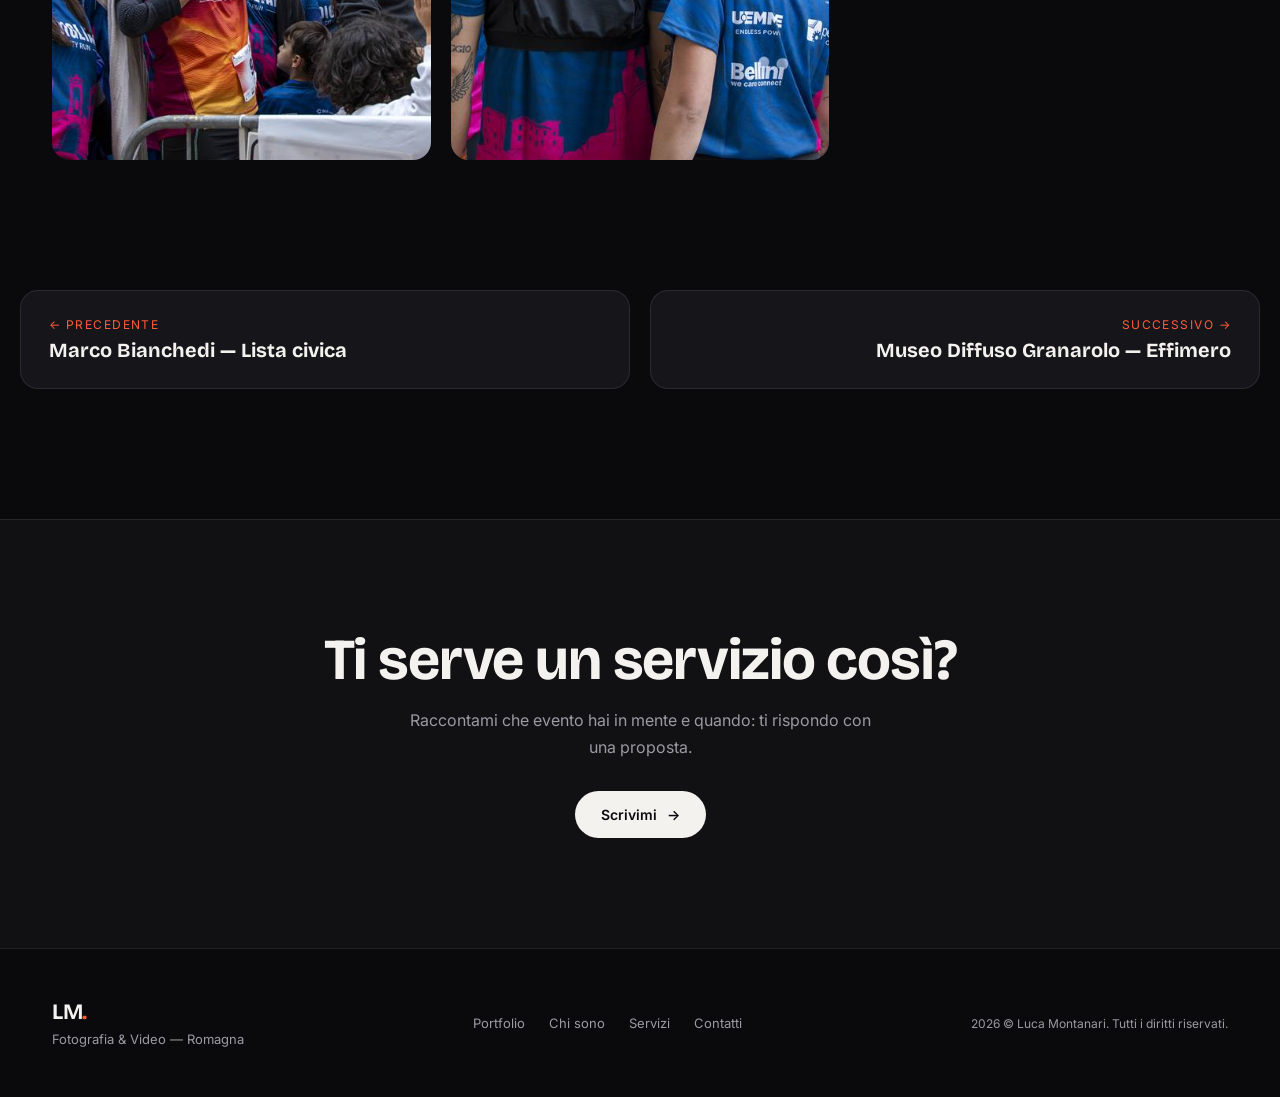
<file: progetti/modigliana-city-run.html>
<!DOCTYPE html>
<html lang="it">
<head>
<meta charset="UTF-8">
<meta name="viewport" content="width=device-width, initial-scale=1.0">
<title>Modigliana City Run — Luca Montanari</title>
<meta name="description" content="Una corsa podistica per le vie del paese, seguita dalla partenza all'arrivo: la gara e la festa che le sta intorno.">
<link rel="preconnect" href="https://fonts.googleapis.com">
<link rel="preconnect" href="https://fonts.gstatic.com" crossorigin>
<link href="https://fonts.googleapis.com/css2?family=Bricolage+Grotesque:opsz,wght@12..96,400;12..96,500;12..96,600;12..96,700;12..96,800&family=Inter:wght@300;400;500;600&display=swap" rel="stylesheet">
<link rel="stylesheet" href="../assets/css/style.css">
<link rel="preload" as="image" href="../assets/media/full/modigliana-city-run/modigliana-city-run-25.jpg" fetchpriority="high">
</head>
<!-- PAGINA GENERATA da tools/build-media.ps1: non modificarla a mano,
     le modifiche si perdono al prossimo lancio. I testi stanno in assets/js/media.js. -->
<body class="page-project" data-project="modigliana-city-run" data-base="../">

<div class="cursor" id="cursor"></div>
<div class="cursor-ring" id="cursorRing"></div>
<div class="grain"></div>
<div class="scroll-progress" id="scrollProgress"></div>

<header class="nav" id="nav">
  <a href="../index.html" class="nav-logo">LM<span class="dot">.</span></a>
  <nav class="nav-links" id="navLinks">
    <a href="../index.html" data-cursor="link">Home</a>
    <a href="../index.html#work" data-cursor="link">Portfolio</a>
    <a href="../index.html#about" data-cursor="link">Chi sono</a>
    <a href="../index.html#services" data-cursor="link">Servizi</a>
    <a href="../index.html#contact" data-cursor="link">Contatti</a>
  </nav>
  <div class="nav-actions">
    <button class="theme-toggle" id="themeToggle" aria-label="Cambia tema">
      <svg viewBox="0 0 24 24" fill="none" stroke="currentColor" stroke-width="1.6"><circle cx="12" cy="12" r="4.2"/><path d="M12 2v2.4M12 19.6V22M4.2 4.2l1.7 1.7M18.1 18.1l1.7 1.7M2 12h2.4M19.6 12H22M4.2 19.8l1.7-1.7M18.1 5.9l1.7-1.7"/></svg>
    </button>
    <button class="burger" id="burger" aria-label="Menu">
      <span></span><span></span><span></span>
    </button>
  </div>
</header>

<div class="mobile-menu" id="mobileMenu">
  <a href="../index.html">Home</a>
  <a href="../index.html#work">Portfolio</a>
  <a href="../index.html#about">Chi sono</a>
  <a href="../index.html#services">Servizi</a>
  <a href="../index.html#contact">Contatti</a>
</div>

<main>
  <header class="pj-hero">
    <img class="pj-cover" src="../assets/media/full/modigliana-city-run/modigliana-city-run-25.jpg" alt="" fetchpriority="high" decoding="async">
    <div class="pj-scrim" aria-hidden="true"></div>
    <div class="container pj-intro">
      <a class="pj-back" href="../index.html#work" data-cursor="link">← Tutti i lavori</a>
      <p class="section-eyebrow">— Sport</p>
      <h1 class="pj-title">Modigliana City Run</h1>
      <p class="pj-meta">Modigliana · 15 maggio 2026 · 28 foto</p>
      <p class="pj-desc">Una corsa podistica per le vie del paese, seguita dalla partenza all'arrivo: la gara e la festa che le sta intorno.</p>
    </div>
  </header>

  <section class="pj-work">
    <div class="container">
      <div class="gallery" id="gallery">
        <!-- riquadri generati da main.js a partire da assets/js/media.js -->
      </div>
    </div>
  </section>

  <nav class="container pj-jump" aria-label="Altri progetti">
    <a class="prev" href="marco-bianchedi.html" data-cursor="link">
      <span class="dir">← Precedente</span>
      <span class="name">Marco Bianchedi — Lista civica</span>
    </a>
    <a class="next" href="museo-effimero.html" data-cursor="link">
      <span class="dir">Successivo →</span>
      <span class="name">Museo Diffuso Granarolo — Effimero</span>
    </a>
  </nav>

  <section class="pj-cta">
    <div class="container">
      <h2 class="section-title">Ti serve un servizio così?</h2>
      <p>Raccontami che evento hai in mente e quando: ti rispondo con una proposta.</p>
      <a class="btn btn-primary" href="../index.html#contact" data-cursor="link">Scrivimi<i>→</i></a>
    </div>
  </section>
</main>

<footer class="footer">
  <div class="container footer-grid">
    <div>
      <a href="../index.html" class="nav-logo">LM<span class="dot">.</span></a>
      <p>Fotografia &amp; Video — Romagna</p>
    </div>
    <div class="footer-links">
      <a href="../index.html#work">Portfolio</a>
      <a href="../index.html#about">Chi sono</a>
      <a href="../index.html#services">Servizi</a>
      <a href="../index.html#contact">Contatti</a>
    </div>
    <div class="footer-note">
      <span id="year"></span> © Luca Montanari. Tutti i diritti riservati.
    </div>
  </div>
</footer>

<div class="lightbox" id="lightbox">
  <button class="lb-close" id="lbClose" aria-label="Chiudi">✕</button>
  <button class="lb-nav lb-prev" id="lbPrev" aria-label="Precedente">‹</button>
  <button class="lb-nav lb-next" id="lbNext" aria-label="Successivo">›</button>
  <div class="lb-content" id="lbContent"></div>
  <div class="lb-caption" id="lbCaption"></div>
</div>

<script src="../assets/js/media.js"></script>
<script src="../assets/js/main.js"></script>
</body>
</html>
</file>
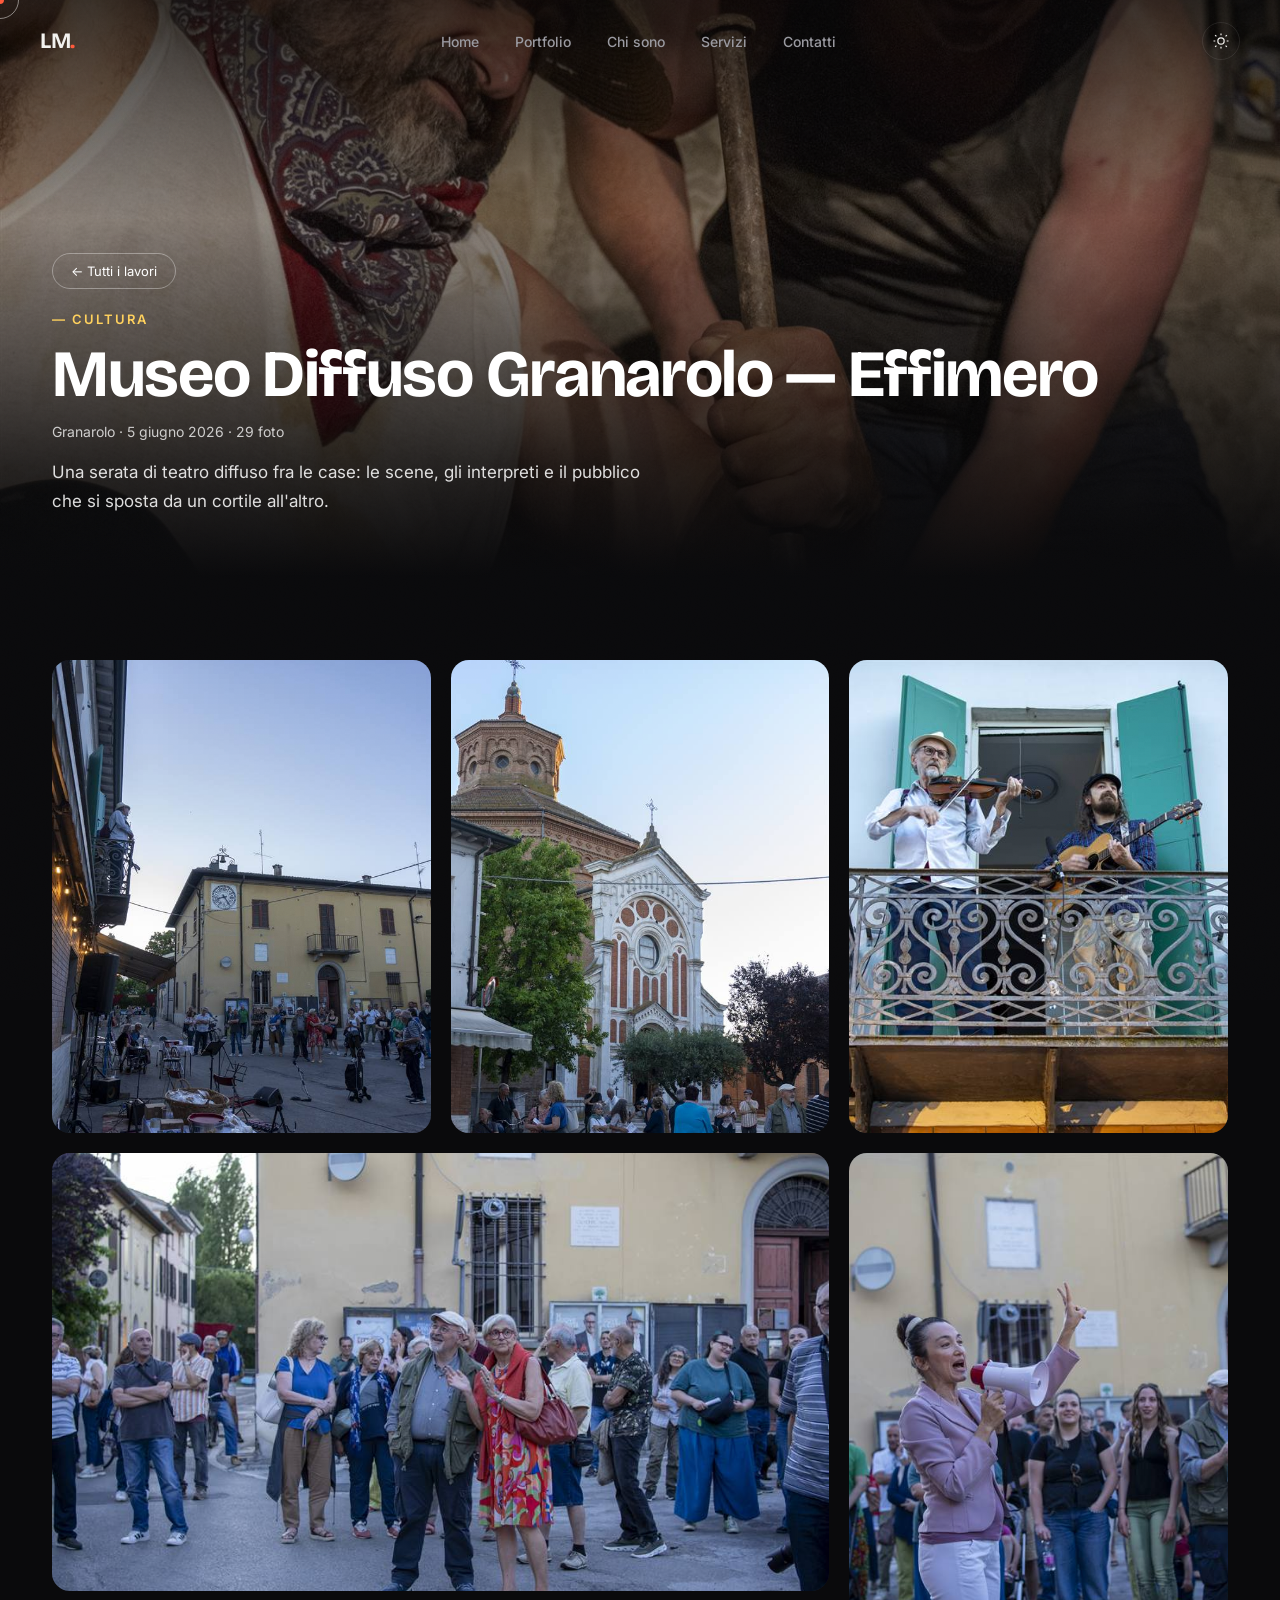
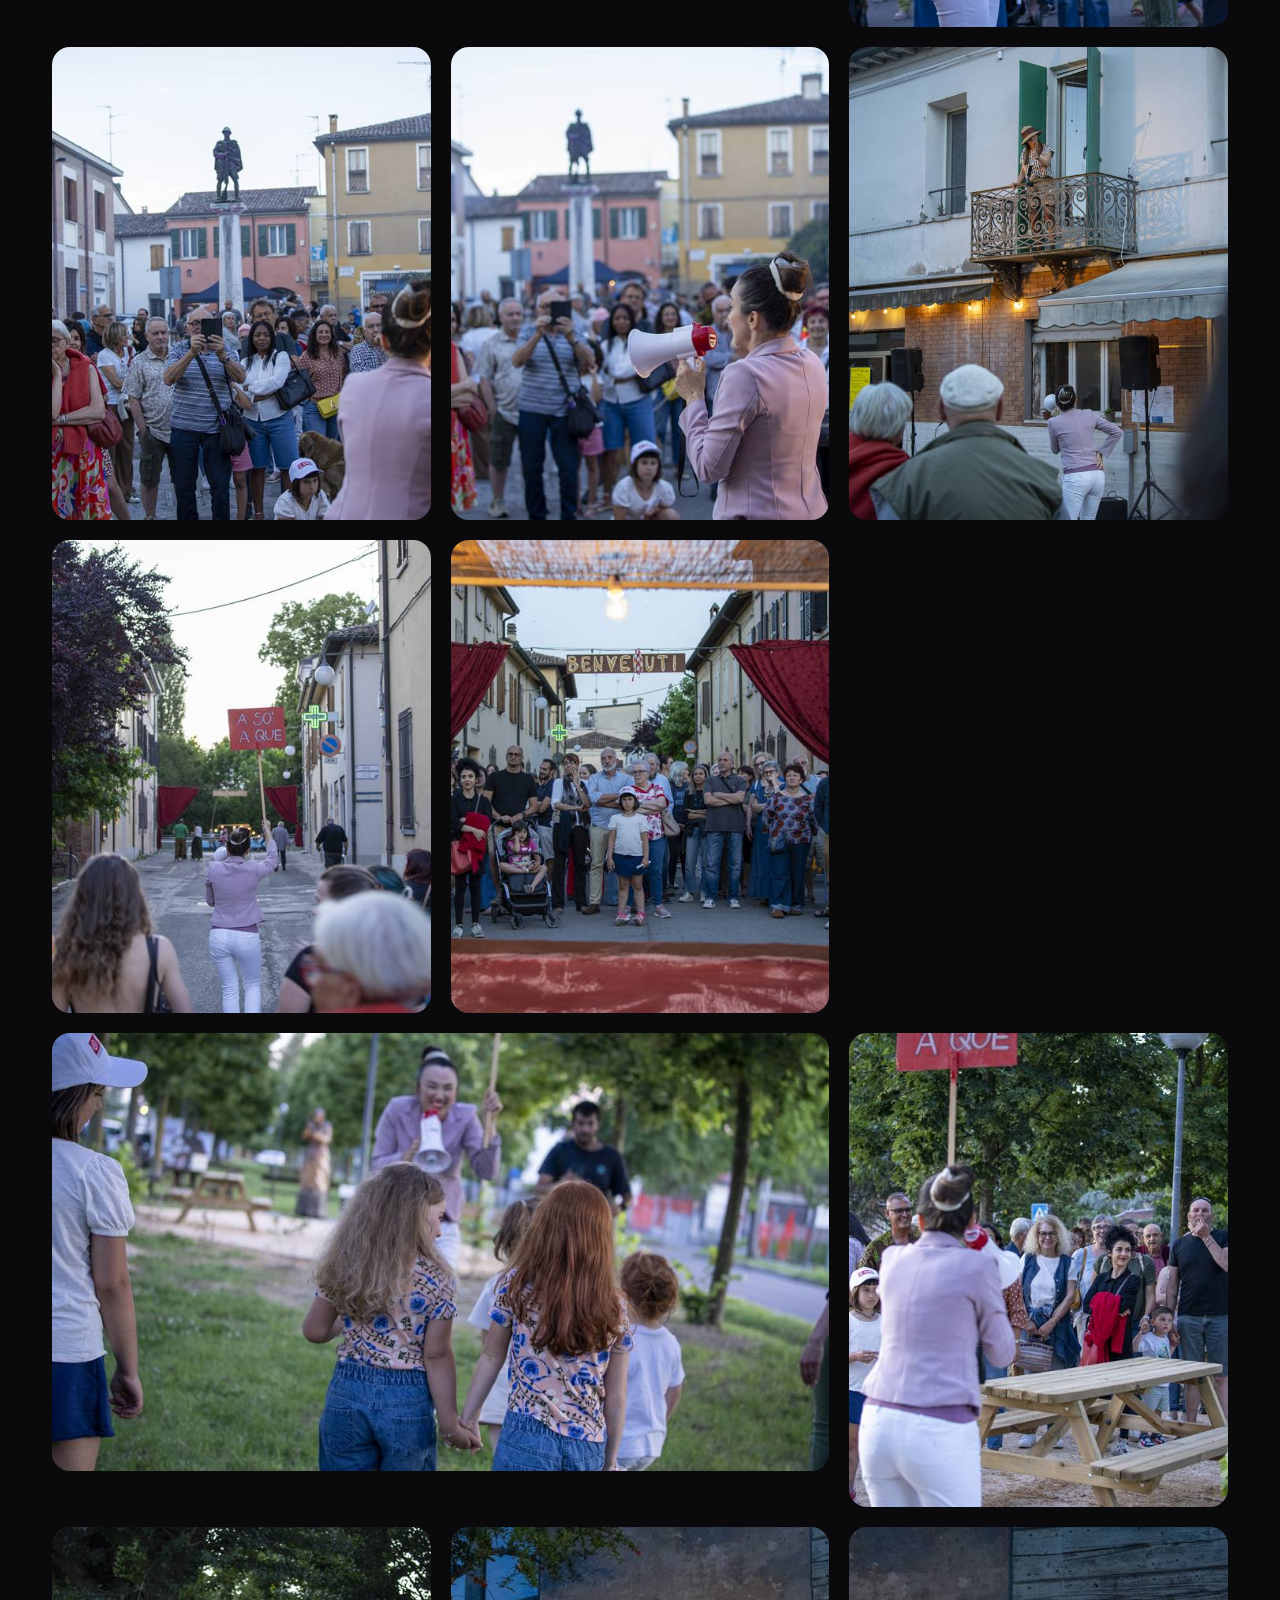
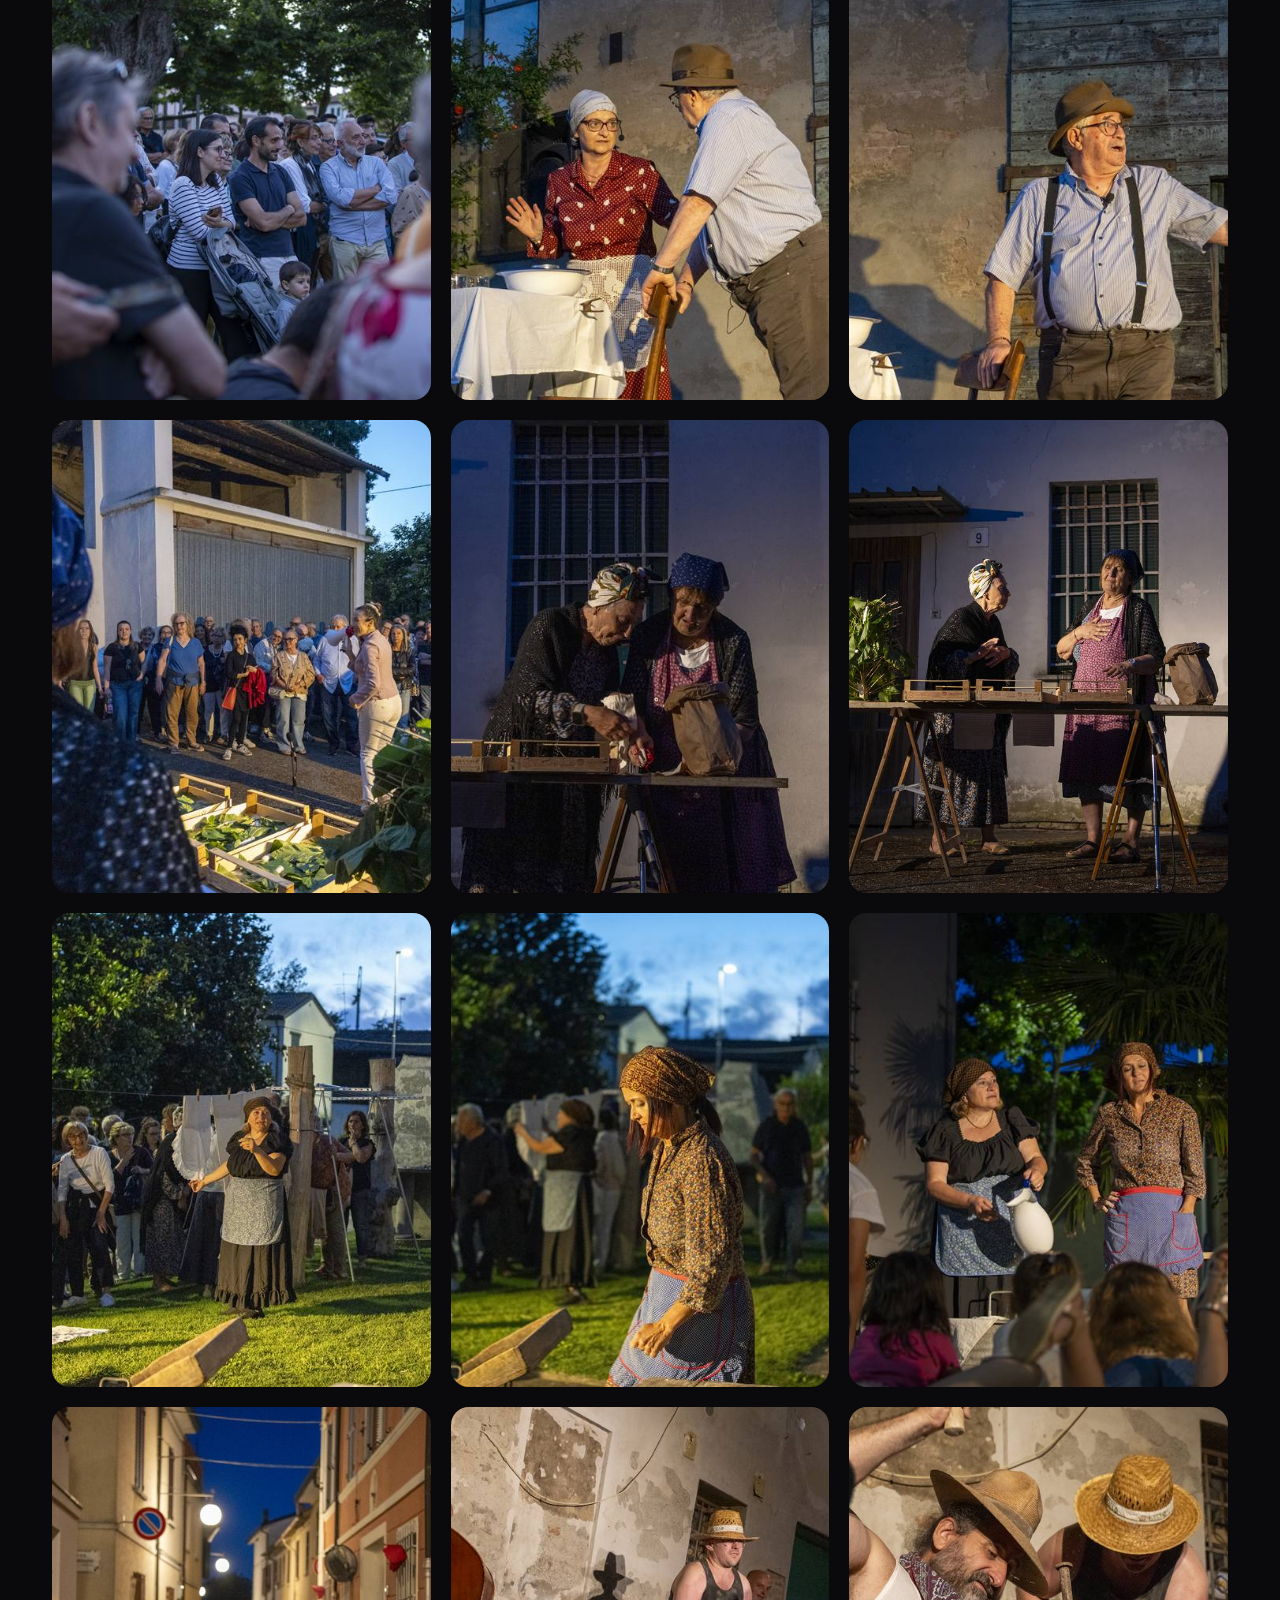
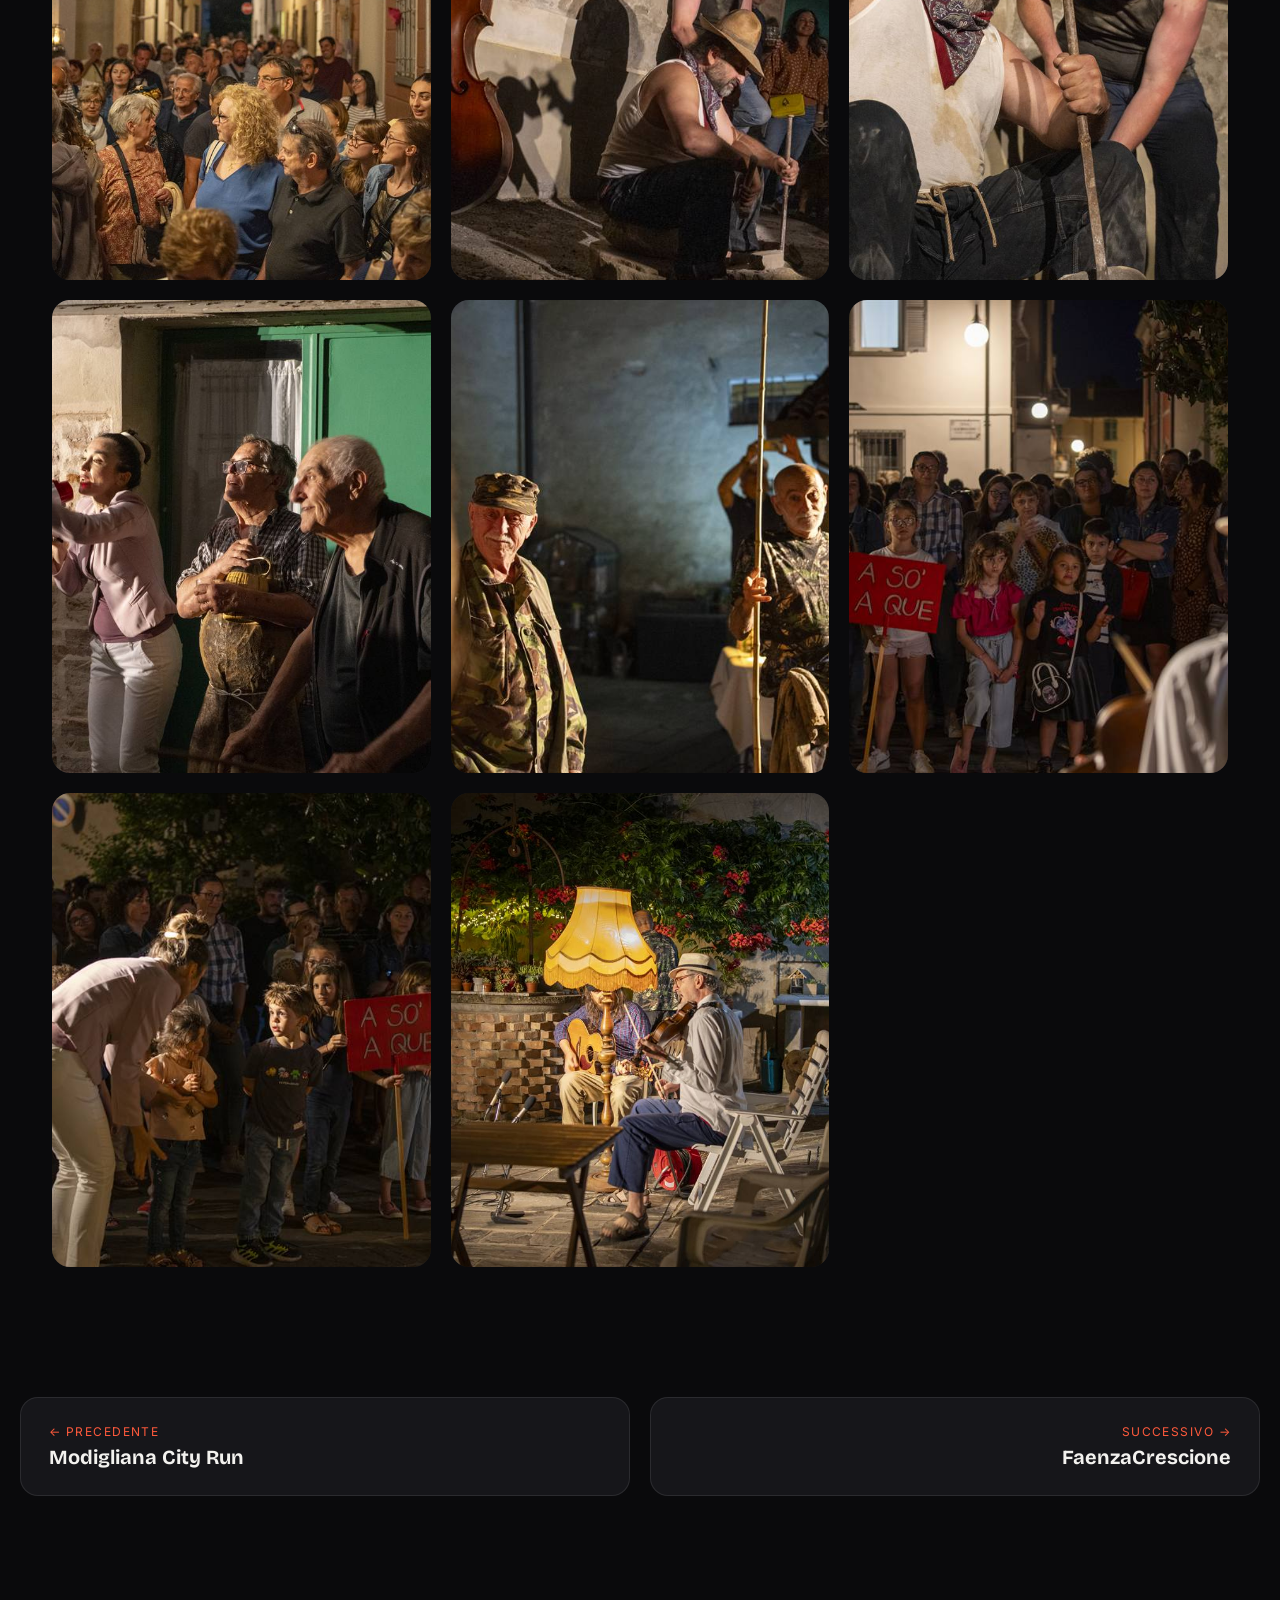
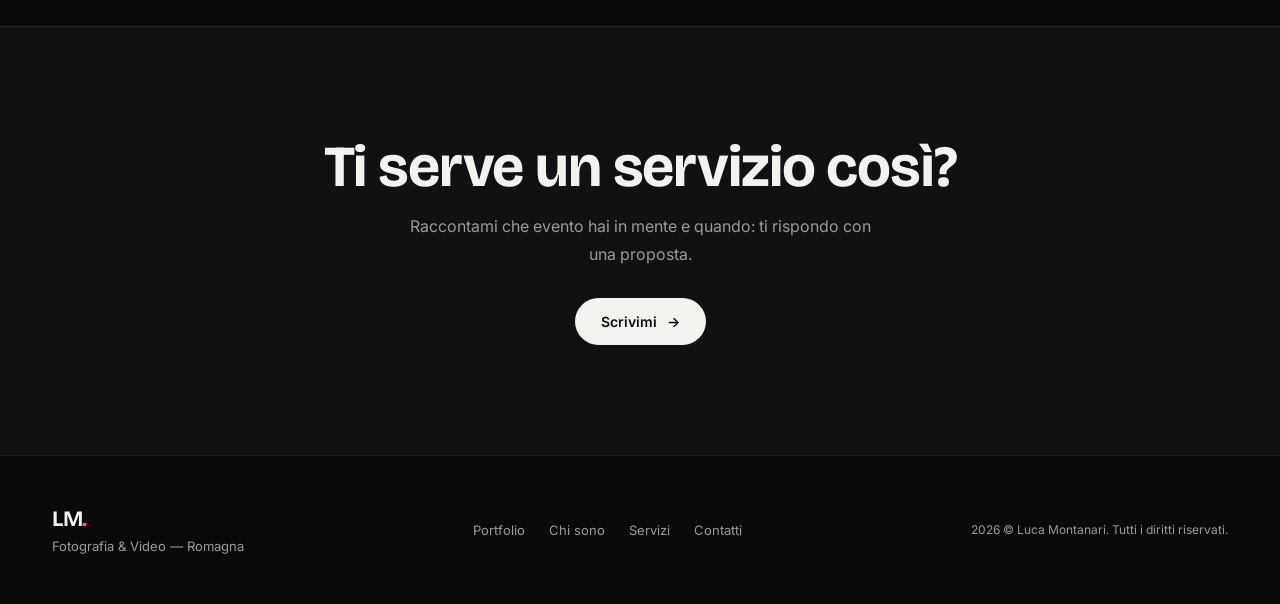
<file: progetti/museo-effimero.html>
<!DOCTYPE html>
<html lang="it">
<head>
<meta charset="UTF-8">
<meta name="viewport" content="width=device-width, initial-scale=1.0">
<title>Museo Diffuso Granarolo — Effimero — Luca Montanari</title>
<meta name="description" content="Una serata di teatro diffuso fra le case: le scene, gli interpreti e il pubblico che si sposta da un cortile all'altro.">
<link rel="preconnect" href="https://fonts.googleapis.com">
<link rel="preconnect" href="https://fonts.gstatic.com" crossorigin>
<link href="https://fonts.googleapis.com/css2?family=Bricolage+Grotesque:opsz,wght@12..96,400;12..96,500;12..96,600;12..96,700;12..96,800&family=Inter:wght@300;400;500;600&display=swap" rel="stylesheet">
<link rel="stylesheet" href="../assets/css/style.css">
<link rel="preload" as="image" href="../assets/media/full/museo-effimero/museo-effimero-24.jpg" fetchpriority="high">
</head>
<!-- PAGINA GENERATA da tools/build-media.ps1: non modificarla a mano,
     le modifiche si perdono al prossimo lancio. I testi stanno in assets/js/media.js. -->
<body class="page-project" data-project="museo-effimero" data-base="../">

<div class="cursor" id="cursor"></div>
<div class="cursor-ring" id="cursorRing"></div>
<div class="grain"></div>
<div class="scroll-progress" id="scrollProgress"></div>

<header class="nav" id="nav">
  <a href="../index.html" class="nav-logo">LM<span class="dot">.</span></a>
  <nav class="nav-links" id="navLinks">
    <a href="../index.html" data-cursor="link">Home</a>
    <a href="../index.html#work" data-cursor="link">Portfolio</a>
    <a href="../index.html#about" data-cursor="link">Chi sono</a>
    <a href="../index.html#services" data-cursor="link">Servizi</a>
    <a href="../index.html#contact" data-cursor="link">Contatti</a>
  </nav>
  <div class="nav-actions">
    <button class="theme-toggle" id="themeToggle" aria-label="Cambia tema">
      <svg viewBox="0 0 24 24" fill="none" stroke="currentColor" stroke-width="1.6"><circle cx="12" cy="12" r="4.2"/><path d="M12 2v2.4M12 19.6V22M4.2 4.2l1.7 1.7M18.1 18.1l1.7 1.7M2 12h2.4M19.6 12H22M4.2 19.8l1.7-1.7M18.1 5.9l1.7-1.7"/></svg>
    </button>
    <button class="burger" id="burger" aria-label="Menu">
      <span></span><span></span><span></span>
    </button>
  </div>
</header>

<div class="mobile-menu" id="mobileMenu">
  <a href="../index.html">Home</a>
  <a href="../index.html#work">Portfolio</a>
  <a href="../index.html#about">Chi sono</a>
  <a href="../index.html#services">Servizi</a>
  <a href="../index.html#contact">Contatti</a>
</div>

<main>
  <header class="pj-hero">
    <img class="pj-cover" src="../assets/media/full/museo-effimero/museo-effimero-24.jpg" alt="" fetchpriority="high" decoding="async">
    <div class="pj-scrim" aria-hidden="true"></div>
    <div class="container pj-intro">
      <a class="pj-back" href="../index.html#work" data-cursor="link">← Tutti i lavori</a>
      <p class="section-eyebrow">— Cultura</p>
      <h1 class="pj-title">Museo Diffuso Granarolo — Effimero</h1>
      <p class="pj-meta">Granarolo · 5 giugno 2026 · 29 foto</p>
      <p class="pj-desc">Una serata di teatro diffuso fra le case: le scene, gli interpreti e il pubblico che si sposta da un cortile all'altro.</p>
    </div>
  </header>

  <section class="pj-work">
    <div class="container">
      <div class="gallery" id="gallery">
        <!-- riquadri generati da main.js a partire da assets/js/media.js -->
      </div>
    </div>
  </section>

  <nav class="container pj-jump" aria-label="Altri progetti">
    <a class="prev" href="modigliana-city-run.html" data-cursor="link">
      <span class="dir">← Precedente</span>
      <span class="name">Modigliana City Run</span>
    </a>
    <a class="next" href="faenza-crescione.html" data-cursor="link">
      <span class="dir">Successivo →</span>
      <span class="name">FaenzaCrescione</span>
    </a>
  </nav>

  <section class="pj-cta">
    <div class="container">
      <h2 class="section-title">Ti serve un servizio così?</h2>
      <p>Raccontami che evento hai in mente e quando: ti rispondo con una proposta.</p>
      <a class="btn btn-primary" href="../index.html#contact" data-cursor="link">Scrivimi<i>→</i></a>
    </div>
  </section>
</main>

<footer class="footer">
  <div class="container footer-grid">
    <div>
      <a href="../index.html" class="nav-logo">LM<span class="dot">.</span></a>
      <p>Fotografia &amp; Video — Romagna</p>
    </div>
    <div class="footer-links">
      <a href="../index.html#work">Portfolio</a>
      <a href="../index.html#about">Chi sono</a>
      <a href="../index.html#services">Servizi</a>
      <a href="../index.html#contact">Contatti</a>
    </div>
    <div class="footer-note">
      <span id="year"></span> © Luca Montanari. Tutti i diritti riservati.
    </div>
  </div>
</footer>

<div class="lightbox" id="lightbox">
  <button class="lb-close" id="lbClose" aria-label="Chiudi">✕</button>
  <button class="lb-nav lb-prev" id="lbPrev" aria-label="Precedente">‹</button>
  <button class="lb-nav lb-next" id="lbNext" aria-label="Successivo">›</button>
  <div class="lb-content" id="lbContent"></div>
  <div class="lb-caption" id="lbCaption"></div>
</div>

<script src="../assets/js/media.js"></script>
<script src="../assets/js/main.js"></script>
</body>
</html>
</file>
<file: assets/css/style.css>
/* ==========================================================================
   Luca Montanari — Portfolio Foto & Video
   ========================================================================== */

:root{
  --bg: #0a0a0c;
  --bg-soft: #111114;
  --surface: #16161a;
  --surface-2: #1c1c21;
  --text: #f3f2ef;
  --text-dim: #9a9aa1;
  --line: rgba(255,255,255,0.09);
  --accent: #ff5a3c;
  --accent-2: #ffd15c;
  --accent-soft: rgba(255,90,60,0.14);
  --radius: 18px;
  --ease: cubic-bezier(.16,.84,.44,1);
  --ff-display: 'Bricolage Grotesque', 'Inter', sans-serif;
  --ff-body: 'Inter', sans-serif;
}

[data-theme="light"]{
  --bg: #f5f3ef;
  --bg-soft: #ffffff;
  --surface: #ffffff;
  --surface-2: #ececE6;
  --text: #12100e;
  --text-dim: #6b6864;
  --line: rgba(0,0,0,0.08);
  --accent: #e5471f;
  --accent-2: #c98a00;
  --accent-soft: rgba(229,71,31,0.10);
}

*{ box-sizing: border-box; }
html{ scroll-behavior: smooth; }
body{
  margin:0;
  background: var(--bg);
  color: var(--text);
  font-family: var(--ff-body);
  font-weight: 400;
  overflow-x: hidden;
  transition: background .5s var(--ease), color .5s var(--ease);
}
img{ max-width:100%; display:block; }
a{ color: inherit; text-decoration:none; }
button{ font-family: inherit; cursor:pointer; border:none; background:none; color:inherit; }
::selection{ background: var(--accent); color:#fff; }

.container{
  width:100%;
  max-width: 1240px;
  margin: 0 auto;
  padding: 0 32px;
}

/* ---------- cursor & grain ---------- */
.cursor, .cursor-ring{
  position: fixed; top:0; left:0; pointer-events:none; z-index: 9999;
  transform: translate(-50%,-50%);
}
.cursor{
  width:8px; height:8px; border-radius:50%;
  background: var(--accent);
  transition: opacity .2s;
}
.cursor-ring{
  width:38px; height:38px; border-radius:50%;
  border:1px solid var(--text);
  opacity:.5;
  transition: width .25s var(--ease), height .25s var(--ease), opacity .25s, border-color .25s;
}
.cursor-ring.hover{ width:64px; height:64px; opacity:1; border-color: var(--accent); }
@media (max-width: 900px){ .cursor, .cursor-ring{ display:none; } }

.grain{
  position: fixed; inset:-100px; z-index: 3; pointer-events:none;
  opacity:.035; mix-blend-mode: overlay;
  background-image: url("data:image/svg+xml,%3Csvg xmlns='http://www.w3.org/2000/svg' width='120' height='120'%3E%3Cfilter id='n'%3E%3CfeTurbulence type='fractalNoise' baseFrequency='0.9' numOctaves='2' stitchTiles='stitch'/%3E%3C/filter%3E%3Crect width='100%25' height='100%25' filter='url(%23n)'/%3E%3C/svg%3E");
  animation: grain 1s steps(4) infinite;
}
@keyframes grain{
  0%,100%{ transform: translate(0,0); }
  25%{ transform: translate(-2%,1%); }
  50%{ transform: translate(1%,-2%); }
  75%{ transform: translate(-1%,2%); }
}

.scroll-progress{
  position: fixed; top:0; left:0; height:3px; width:0%;
  background: linear-gradient(90deg,var(--accent),var(--accent-2));
  z-index: 1001;
}

/* ---------- preloader ---------- */
.preloader{
  position: fixed; inset:0; background: var(--bg); z-index: 10000;
  display:flex; flex-direction: column; align-items:center; justify-content:center; gap:18px;
  transition: transform .8s var(--ease), opacity .6s ease;
}
.preloader.done{ transform: translateY(-100%); opacity: 0; pointer-events:none; }
.preloader-count{ font-family: var(--ff-display); font-size: clamp(48px,10vw,120px); font-weight:700; color: var(--text); }
.preloader-name{ font-size:12px; letter-spacing:.3em; color: var(--text-dim); }

/* ---------- nav ---------- */
.nav{
  position: fixed; top:0; left:0; right:0; z-index: 900;
  display:flex; align-items:center; justify-content:space-between;
  padding: 22px 40px;
  transition: padding .4s var(--ease), background .4s var(--ease), transform .4s var(--ease), backdrop-filter .4s;
}
.nav.scrolled{
  padding: 14px 40px;
  background: color-mix(in srgb, var(--bg) 75%, transparent);
  backdrop-filter: blur(14px) saturate(140%);
  border-bottom: 1px solid var(--line);
}
.nav.hide-nav{ transform: translateY(-110%); }
.nav-logo{ font-family: var(--ff-display); font-weight:700; font-size:22px; letter-spacing:-.02em; }
.nav-logo .dot{ color: var(--accent); }
.nav-links{ display:flex; gap:36px; }
.nav-links a{
  position: relative; font-size:14px; color: var(--text-dim); font-weight:500;
  transition: color .3s;
}
.nav-links a::after{
  content:''; position:absolute; left:0; bottom:-6px; width:0; height:1px; background: var(--text);
  transition: width .3s var(--ease);
}
.nav-links a:hover{ color: var(--text); }
.nav-links a:hover::after{ width:100%; }

.nav-actions{ display:flex; align-items:center; gap:14px; }
.theme-toggle{ width:38px; height:38px; display:flex; align-items:center; justify-content:center; border-radius:50%; border:1px solid var(--line); }
.theme-toggle svg{ width:18px; height:18px; }
.burger{ display:none; width:38px; height:38px; flex-direction:column; align-items:center; justify-content:center; gap:5px; }
.burger span{ width:20px; height:1.5px; background: var(--text); transition: transform .3s var(--ease), opacity .3s; }
.burger.open span:nth-child(1){ transform: translateY(6.5px) rotate(45deg); }
.burger.open span:nth-child(2){ opacity:0; }
.burger.open span:nth-child(3){ transform: translateY(-6.5px) rotate(-45deg); }

.mobile-menu{
  position: fixed; inset:0; z-index: 850; background: var(--bg);
  display:flex; flex-direction: column; align-items:flex-start; justify-content:center; gap: 18px;
  padding: 40px; transform: translateX(100%); transition: transform .5s var(--ease);
}
.mobile-menu.open{ transform: translateX(0); }
.mobile-menu a{ font-family: var(--ff-display); font-size: 34px; font-weight:600; }

@media (max-width: 860px){
  .nav-links{ display:none; }
  .burger{ display:flex; }
  .nav, .nav.scrolled{ padding: 18px 22px; }
}

/* ---------- buttons ---------- */
.btn{
  display:inline-flex; align-items:center; gap:10px;
  padding: 15px 26px; border-radius: 999px; font-size:14px; font-weight:600;
  transition: transform .35s var(--ease), background .35s, color .35s, box-shadow .35s;
}
.btn i{ font-style:normal; transition: transform .35s var(--ease); }
.btn-primary{ background: var(--text); color: var(--bg); }
.btn-primary:hover{ transform: translateY(-2px); box-shadow: 0 10px 30px -8px rgba(0,0,0,.5); }
.btn-primary:hover i{ transform: translateX(4px); }
.btn-ghost{ border:1px solid var(--line); }
.btn-ghost:hover{ border-color: var(--text); background: var(--surface); }
.btn-block{ width:100%; justify-content:center; }

/* ---------- section shared ---------- */
section{ position: relative; padding: 140px 0; }
.section-head{ margin-bottom: 56px; }
.section-head.center{ text-align:center; }
.section-head.center .section-eyebrow{ margin-bottom:16px; }

/* Ritmo fra le sezioni: senza queste differenze la home si legge come un nastro unico.
   Il portfolio respira piu largo delle sezioni di testo, e le fasce di sfondo si alternano. */
.work{ padding: 130px 0 150px; }
.work .container{ max-width: 1400px; }

.about{
  padding: 120px 0;
  background: var(--bg-soft);
  border-top: 1px solid var(--line);
  border-bottom: 1px solid var(--line);
}
.about .container{ max-width: 1140px; }

.services{ padding: 134px 0; }
.services .container{ max-width: 1140px; }

.contact{
  padding: 120px 0 130px;
  background: var(--bg-soft);
  border-top: 1px solid var(--line);
}
.contact .container{ max-width: 1140px; }
.section-eyebrow{ color: var(--accent); font-size:13px; letter-spacing:.15em; text-transform:uppercase; font-weight:600; margin:0 0 14px; }
.section-title{ font-family: var(--ff-display); font-size: clamp(34px,5vw,58px); line-height:1.05; font-weight:700; letter-spacing:-.02em; margin:0; }

/* reveal utility (JS toggles .in) */
.reveal-up{ opacity:0; transform: translateY(36px); transition: opacity .8s var(--ease), transform .8s var(--ease); }
.reveal-up.in{ opacity:1; transform: translateY(0); }

/* ---------- hero ---------- */
.hero{
  position: relative; min-height: 100vh; display:flex; flex-direction:column;
  align-items:center; justify-content:center; text-align:center; overflow:hidden;
  padding-top: 100px;
}
.hero-bg{ position:absolute; inset:0; z-index:0; overflow:hidden; background:#0a0a0c; }
.hero-bg canvas{ position:absolute; inset:0; width:100%; height:100%; }

/* ---- scatti reali a rotazione dietro al titolo ---- */
.hero-slides{ position:absolute; inset:0; overflow:hidden; }
.hero-slide{
  position:absolute; inset:0; width:100%; height:100%;
  object-fit: cover; object-position: center;
  opacity:0; transition: opacity 1.8s var(--ease);
  will-change: opacity, transform;
}
.hero-slide.is-active{ opacity:1; animation: heroZoom 10s ease-out both; }
@keyframes heroZoom{ from{ transform: scale(1); } to{ transform: scale(1.08); } }

/* velo scuro: tiene leggibile il testo sopra qualunque foto, in entrambi i temi */
.hero-scrim{
  position:absolute; inset:0; pointer-events:none;
  background:
    radial-gradient(ellipse 80% 70% at 50% 45%, rgba(6,6,7,.46) 0%, rgba(6,6,7,.76) 65%, rgba(6,6,7,.9) 100%),
    linear-gradient(180deg, rgba(6,6,7,.7) 0%, transparent 26%, transparent 58%, var(--bg) 100%);
}

/* i blob ora tingono la foto invece di fare da sfondo */
.blob{ position:absolute; border-radius:50%; filter: blur(70px); opacity:.55; will-change: transform; }
.hero-bg .blob{ opacity:.3; mix-blend-mode: screen; }
.hero-bg .blob-3{ opacity:.2; }
.blob-1{ width:520px; height:520px; background: radial-gradient(circle, var(--accent), transparent 70%); top:-140px; left:-120px; animation: float1 16s ease-in-out infinite; }
.blob-2{ width:460px; height:460px; background: radial-gradient(circle, var(--accent-2), transparent 70%); bottom:-160px; right:-100px; animation: float2 20s ease-in-out infinite; }
.blob-3{ width:360px; height:360px; background: radial-gradient(circle, #6a5cff, transparent 70%); top:40%; left:50%; opacity:.35; animation: float3 24s ease-in-out infinite; }
@keyframes float1{ 0%,100%{ transform: translate(0,0) scale(1);} 50%{ transform: translate(60px,80px) scale(1.15);} }
@keyframes float2{ 0%,100%{ transform: translate(0,0) scale(1);} 50%{ transform: translate(-50px,-60px) scale(1.1);} }
@keyframes float3{ 0%,100%{ transform: translate(-50%,-50%) rotate(0deg);} 50%{ transform: translate(-40%,-60%) rotate(180deg);} }

.hero-content{ position: relative; z-index: 2; max-width: 900px; padding: 0 24px; }
.hero-tag{ overflow:hidden; margin: 0 0 22px; }
.hero-tag span{ display:block; font-size:13px; letter-spacing:.2em; text-transform:uppercase; color: var(--text-dim); }
.hero-title{ font-family: var(--ff-display); font-weight:800; letter-spacing:-.03em; margin:0; font-size: clamp(40px,8.4vw,104px); line-height: .98; }
.hero-title .line{ display:block; overflow:hidden; }
.hero-title .reveal{ display:inline-block; }
.hero-title .outline{ color: transparent; -webkit-text-stroke: 1.5px var(--text); }
.hero-sub{ overflow:hidden; margin: 26px 0 36px; }
.hero-sub span{ display:block; color: var(--text-dim); font-size: clamp(15px,1.6vw,18px); max-width:560px; margin:0 auto; }
.hero-cta{ overflow:hidden; }
.hero-cta span{ display:flex; gap:16px; justify-content:center; flex-wrap:wrap; }

/* sopra le foto il testo resta chiaro anche con il tema chiaro attivo */
.hero-content{ text-shadow: 0 2px 24px rgba(0,0,0,.45); } /* stacca il testo dagli scatti piu affollati */
.hero-title, .scroll-hint-line i{ color:#fff; }
.hero-tag span, .hero-sub span, .marquee-track span, .scroll-hint span{ color: rgba(255,255,255,.75); }
.hero-title .outline{ -webkit-text-stroke-color: #fff; }
.hero .btn{ text-shadow:none; } /* l'ombra serve al testo, non alle etichette dei pulsanti */
.hero .btn-primary{ background:#fff; color:#0a0a0c; }
.hero .btn-ghost{ border-color: rgba(255,255,255,.38); color:#fff; }
.hero .btn-ghost:hover{ border-color:#fff; background: rgba(255,255,255,.12); }
.scroll-hint-line{ background: rgba(255,255,255,.25); }
.scroll-hint-line i{ background:#fff; }

.hero-marquee{ position:absolute; bottom: 86px; left:0; width:100%; overflow:hidden; z-index:2; opacity:.5; }
.marquee-track{ display:flex; gap:18px; white-space:nowrap; animation: marquee 26s linear infinite; width:max-content; }
.marquee-track span{ font-family: var(--ff-display); font-size: 15px; letter-spacing:.08em; color: var(--text-dim); }
@keyframes marquee{ from{ transform: translateX(0); } to{ transform: translateX(-50%); } }

.scroll-hint{ position:absolute; bottom:28px; left:50%; transform: translateX(-50%); z-index:2; display:flex; flex-direction:column; align-items:center; gap:8px; }
.scroll-hint span{ font-size:11px; letter-spacing:.15em; color: var(--text-dim); text-transform:uppercase; }
.scroll-hint-line{ width:1px; height:36px; background: var(--line); overflow:hidden; }
.scroll-hint-line i{ display:block; width:100%; height:12px; background: var(--text); animation: hintMove 1.8s ease-in-out infinite; }
@keyframes hintMove{ 0%{ transform: translateY(-14px); } 50%{ transform: translateY(24px); } 100%{ transform: translateY(-14px); } }

/* ---------- gallery ---------- */
.gallery{
  display:grid; grid-template-columns: repeat(3,1fr); gap:20px;
}
.g-item{
  position: relative; overflow:hidden; border-radius: var(--radius);
  aspect-ratio: 4/5; cursor: pointer;
  opacity:0; transform: translateY(30px) scale(.98);
  transition: opacity .6s var(--ease), transform .6s var(--ease), grid-column .3s, grid-row .3s;
}
.g-item.in{ opacity:1; transform: translateY(0) scale(1); }
.g-item.wide{ grid-column: span 2; aspect-ratio: 16/9; }
.g-item{ margin:0; background: var(--surface-2); }
.g-item:focus-visible{ outline: 2px solid var(--accent); outline-offset: 3px; }
.g-visual{
  position:absolute; inset:0; width:100%; height:100%;
  object-fit: cover; object-position: center;
  background-size: cover; background-position:center;
  opacity:0;
  transition: transform .7s var(--ease), opacity .6s var(--ease);
}
.g-visual.loaded{ opacity:1; }
.g-item:hover .g-visual{ transform: scale(1.08); }
.g-overlay{
  position:absolute; inset:0; display:flex; flex-direction:column; justify-content:flex-end; padding: 24px;
  background: linear-gradient(180deg, transparent 40%, rgba(0,0,0,.75) 100%);
  opacity:0; transition: opacity .4s var(--ease);
  margin:0;
}
.g-item:hover .g-overlay{ opacity:1; }
.g-cat{ font-size:11px; letter-spacing:.12em; text-transform:uppercase; color: var(--accent-2); margin-bottom:6px; font-weight:600; }
.g-sub{ font-size:12px; color: rgba(255,255,255,.72); margin-top:4px; }

/* ---------- livello 1: schede progetto ---------- */
.gallery.projects{ gap: 24px; grid-auto-flow: dense; }
.p-card{
  position:relative; overflow:hidden; border-radius: var(--radius);
  aspect-ratio: 4/5; cursor:pointer; margin:0; background: var(--surface-2);
  opacity:0; transform: translateY(30px) scale(.98);
  transition: opacity .6s var(--ease), transform .6s var(--ease);
}
.p-card.in{ opacity:1; transform: none; }
.p-card.wide{ grid-column: span 2; aspect-ratio: 16/10; }
.p-card:focus-visible{ outline:2px solid var(--accent); outline-offset:3px; }
.p-card .g-visual{ opacity:0; }
.p-card .g-visual.loaded{ opacity:1; }
.p-card:hover .g-visual{ transform: scale(1.06); }
/* la scheda porta informazioni, quindi il testo si vede sempre, non solo al passaggio del mouse */
.p-card::after{
  content:''; position:absolute; inset:0; pointer-events:none;
  background: linear-gradient(180deg, rgba(0,0,0,.05) 0%, rgba(0,0,0,.25) 45%, rgba(0,0,0,.86) 100%);
}
.p-body{ position:absolute; left:0; right:0; bottom:0; z-index:1; padding: 26px 26px 24px; display:block; }
.p-title{ display:block; font-family: var(--ff-display); font-size: clamp(20px,2.2vw,28px); color:#fff; font-weight:700; margin:0; line-height:1.15; }
.p-meta{ display:block; margin-top:8px; font-size:13px; color: rgba(255,255,255,.72); }
.p-card .g-cat{ display:block; }
.p-go{
  position:absolute; z-index:1; left:26px; bottom:24px;
  font-size:13px; font-weight:500; color:#fff;
  opacity:0; transform: translateY(8px); transition: all .35s var(--ease);
}
.p-card:hover .p-go, .p-card:focus-visible .p-go{ opacity:1; transform: translateY(0); }
.p-card:hover .p-body, .p-card:focus-visible .p-body{ transform: translateY(-26px); }
.p-body{ transition: transform .35s var(--ease); }

/* ---------- pagina di progetto (progetti/<slug>.html) ---------- */
.pj-hero{
  position:relative; min-height: 64vh; display:flex; align-items:flex-end;
  padding: 150px 0 60px; overflow:hidden; background:#0a0a0c;
}
.pj-cover{ position:absolute; inset:0; width:100%; height:100%; object-fit:cover; object-position:center; }
.pj-scrim{
  position:absolute; inset:0;
  background: linear-gradient(180deg, rgba(6,6,7,.78) 0%, rgba(6,6,7,.42) 38%, rgba(6,6,7,.84) 80%, var(--bg) 100%);
}
.pj-intro{ position:relative; z-index:1; }
.pj-back{
  display:inline-block; margin-bottom:22px; padding:9px 18px; border-radius:999px;
  border:1px solid rgba(255,255,255,.34); font-size:13px; color:#fff;
  transition: all .3s var(--ease);
}
.pj-back:hover{ border-color:#fff; background: rgba(255,255,255,.14); }
.pj-hero .section-eyebrow{ color: var(--accent-2); }
.pj-title{
  font-family: var(--ff-display); font-size: clamp(32px,5.4vw,66px); line-height:1.04;
  font-weight:700; letter-spacing:-.02em; margin:0; color:#fff;
}
.pj-meta{ margin:14px 0 0; font-size:14px; color: rgba(255,255,255,.76); }
.pj-desc{ margin:18px 0 0; max-width: 620px; font-size:17px; line-height:1.7; color: rgba(255,255,255,.86); }

.pj-work{ padding: 84px 0 130px; }

/* salto al progetto precedente / successivo */
.pj-jump{
  display:grid; grid-template-columns: 1fr 1fr; gap:20px;
  padding: 0 0 130px;
}
.pj-jump a{
  display:flex; flex-direction:column; gap:6px; padding: 26px 28px;
  border:1px solid var(--line); border-radius: var(--radius); background: var(--surface);
  transition: border-color .3s, transform .35s var(--ease);
}
.pj-jump a:hover{ border-color: var(--text); transform: translateY(-3px); }
.pj-jump .dir{ font-size:12px; letter-spacing:.12em; text-transform:uppercase; color: var(--accent); }
.pj-jump .name{ font-family: var(--ff-display); font-size:20px; font-weight:700; }
.pj-jump .next{ text-align:right; align-items:flex-end; }
@media (max-width: 640px){ .pj-jump{ grid-template-columns:1fr; padding-bottom:90px; } .pj-jump .next{ text-align:left; align-items:flex-start; } }

.pj-cta{ background: var(--bg-soft); border-top:1px solid var(--line); padding: 110px 0; text-align:center; }
.pj-cta p{ margin: 16px auto 30px; max-width: 480px; color: var(--text-dim); font-size:16px; line-height:1.7; }
.g-play{
  position:absolute; top:20px; right:20px; width:44px; height:44px; border-radius:50%;
  background: rgba(255,255,255,.16); backdrop-filter: blur(6px);
  display:flex; align-items:center; justify-content:center; color:#fff; font-size:14px;
  opacity:0; transform: scale(.7); transition: all .35s var(--ease);
}
.g-item:hover .g-play{ opacity:1; transform: scale(1); }

@media (max-width: 900px){
  .gallery{ grid-template-columns: repeat(2,1fr); }
  .g-item.wide{ grid-column: span 2; }
  /* su due colonne le schede progetto restano tutte uguali: niente righe spaiate */
  .p-card.wide{ grid-column: span 1; aspect-ratio: 4/5; }
}
@media (max-width: 600px){
  .gallery{ grid-template-columns: 1fr; }
  .g-item.wide, .p-card.wide{ grid-column: span 1; }
  .p-card.wide{ aspect-ratio: 4/5; }
}

/* ---------- about ---------- */
.about-grid{ display:grid; grid-template-columns: .8fr 1fr; gap: 80px; align-items:center; }
.about-frame{ position:relative; }
.about-photo{
  width:100%; aspect-ratio: 4/5; object-fit: cover; object-position: center;
  border-radius: var(--radius); border: 1px solid var(--line);
  background: var(--surface-2);
}
.about-badge{
  position:absolute; bottom:-24px; right:-24px; background: var(--accent); color:#fff;
  width:120px; height:120px; border-radius:50%; display:flex; flex-direction:column; align-items:center; justify-content:center;
  text-align:center; box-shadow: 0 20px 40px -12px rgba(255,90,60,.5);
  animation: spinSlow 18s linear infinite;
}
.about-badge strong{ font-family: var(--ff-display); font-size:26px; animation: counterSpin 18s linear infinite reverse; }
.about-badge span{ font-size:10px; line-height:1.2; animation: counterSpin 18s linear infinite reverse; }
@keyframes spinSlow{ from{ transform: rotate(0deg);} to{ transform: rotate(360deg);} }
@keyframes counterSpin{ from{ transform: rotate(0deg);} to{ transform: rotate(360deg);} }

.about-text{ color: var(--text-dim); font-size:16px; line-height:1.75; margin: 18px 0; max-width: 520px; }

@media (max-width: 860px){
  .about-grid{ grid-template-columns: 1fr; gap:52px; }
  .about-frame{ max-width: 340px; margin: 0 auto; }
}

/* ---------- services ---------- */
.services-grid{ display:grid; grid-template-columns: repeat(4,1fr); gap:20px; }
.service-card{
  padding: 34px 26px; border: 1px solid var(--line); border-radius: var(--radius); background: var(--surface);
  transition: transform .4s var(--ease), border-color .4s;
}
.service-card:hover{ transform: translateY(-8px); border-color: var(--accent); }
.service-num{ color: var(--accent); font-family: var(--ff-display); font-weight:700; font-size:14px; }
.service-card h3{ font-family: var(--ff-display); font-size:19px; margin: 18px 0 10px; }
.service-card p{ color: var(--text-dim); font-size:14px; line-height:1.6; margin:0; }

.services-note{ margin: 34px 0 0; color: var(--text-dim); font-size:15px; }
@media (max-width: 980px){ .services-grid{ grid-template-columns: repeat(2,1fr); } }
@media (max-width: 560px){ .services-grid{ grid-template-columns: 1fr; } }

/* ---------- contact ---------- */
.contact-grid{ display:grid; grid-template-columns: 1fr 1fr; gap: 80px; }
.contact-details{ display:flex; flex-direction:column; gap:8px; margin: 26px 0; }
.contact-details a{
  font-family: var(--ff-display); font-size: 22px; font-weight:600; transition: color .3s;
  overflow-wrap: anywhere; /* l'indirizzo lungo non deborda su schermi stretti */
}
/* su telefono l'email sta su una riga sola invece di spezzarsi a meta */
@media (max-width: 600px){
  .contact-details a{ font-size: 17px; }
}
.contact-details a:hover{ color: var(--accent); }

.contact-form{ display:flex; flex-direction: column; gap:22px; }
.field{ position: relative; }
.field input, .field textarea, .field select{
  width:100%; background: var(--surface); border:1px solid var(--line); border-radius:12px;
  padding: 18px 16px; font-size:15px; color: var(--text); font-family: inherit;
  transition: border-color .3s;
}
.field select{ appearance: none; }
.field input:focus, .field textarea:focus, .field select:focus{ outline:none; border-color: var(--accent); }
.field label{
  position:absolute; left:16px; top:18px; color: var(--text-dim); font-size:15px; pointer-events:none;
  transition: all .25s var(--ease);
}
.field input:focus + label, .field input:not(:placeholder-shown) + label,
.field textarea:focus + label, .field textarea:not(:placeholder-shown) + label{
  top:-9px; left:12px; font-size:11px; background: var(--bg); padding:0 6px; color: var(--accent);
}
.field:has(select) label{ display:none; }

.btn-loader{ display:none; width:16px; height:16px; border-radius:50%; border:2px solid rgba(255,255,255,.4); border-top-color:#fff; animation: spin .7s linear infinite; }
.contact-form.loading .btn-text{ opacity:0; }
.contact-form.loading .btn-loader{ display:block; position:absolute; }
.contact-form.loading .btn{ position:relative; display:flex; align-items:center; justify-content:center; }
@keyframes spin{ to{ transform: rotate(360deg); } }

/* etichetta fissa del menu a tendina (l'etichetta flottante non funziona su una select) */
/* piu specifica di `.field label`, che qui sopra posiziona in assoluto le etichette flottanti */
.field .field-label, .field:has(select) .field-label{
  display:block; position:static; margin-bottom:7px;
  font-size:12px; letter-spacing:.06em; text-transform:uppercase; color: var(--text-dim);
}

/* esito dell'invio: verde acceso o rosso, mai un finto "inviato" */
.form-note{
  margin:0; font-size:14px; line-height:1.6; opacity:0; transform: translateY(6px);
  transition: opacity .4s var(--ease), transform .4s var(--ease);
}
.form-note.show{ opacity:1; transform: translateY(0); }
.form-note.ok{ color: var(--accent); }
.form-note.ko{ color:#ff6b6b; }

/* ---------- social ---------- */
.socials{ display:flex; gap:22px; margin-top:22px; }
.socials a{ font-size:13px; color: var(--text-dim); position:relative; }
.socials a::after{ content:''; position:absolute; left:0; bottom:-4px; width:0; height:1px; background: var(--accent); transition: width .3s var(--ease); }
.socials a:hover{ color: var(--text); }
.socials a:hover::after{ width:100%; }

@media (max-width: 860px){ .contact-grid{ grid-template-columns:1fr; gap:52px; } }

/* ---------- footer ---------- */
.footer{ border-top:1px solid var(--line); padding: 50px 0; }
.footer-grid{ display:flex; justify-content:space-between; align-items:center; flex-wrap:wrap; gap:20px; }
.footer-grid p{ color: var(--text-dim); font-size:13px; margin:6px 0 0; }
.footer-links{ display:flex; gap:24px; }
.footer-links a{ font-size:13px; color: var(--text-dim); transition: color .3s; }
.footer-links a:hover{ color: var(--text); }
.footer-note{ font-size:12px; color: var(--text-dim); }

/* ---------- lightbox ---------- */
.lightbox{
  position: fixed; inset:0; z-index: 2000; background: rgba(6,6,7,.94); backdrop-filter: blur(10px);
  display:flex; align-items:center; justify-content:center;
  opacity:0; pointer-events:none; transition: opacity .4s var(--ease);
}
.lightbox.open{ opacity:1; pointer-events:all; }
.lb-content{
  position: relative;
  display:flex; align-items:center; justify-content:center;
  max-width: 86vw; max-height: 74vh; min-width: 180px; min-height: 180px;
  border-radius: 14px; overflow:hidden;
  transform: scale(.92); transition: transform .5s var(--ease);
}
.lb-content img, .lb-content video{
  display:block; width:auto; height:auto;
  max-width: 86vw; max-height: 74vh;
  border-radius: 14px; background:#000;
}
.lb-content.is-vertical video{ max-height: 74vh; width:auto; }
/* spinner mentre carica la versione ad alta risoluzione */
.lb-content.loading::after{
  content:''; position:absolute; width:34px; height:34px; border-radius:50%;
  border:2px solid rgba(255,255,255,.22); border-top-color:#fff;
  animation: lbSpin .8s linear infinite;
}
@keyframes lbSpin{ to{ transform: rotate(360deg); } }
.lightbox.open .lb-content{ transform: scale(1); }
.lb-caption{
  position:absolute; bottom:34px; left:50%; transform: translateX(-50%);
  display:flex; flex-direction:column; align-items:center; gap:3px;
  color:#fff; font-size:13px; text-align:center; max-width: 86vw;
}
.lb-caption strong{ font-family: var(--ff-display); font-size:17px; font-weight:700; }
.lb-caption span{ opacity:.7; }
.lb-caption .lb-counter{ font-variant-numeric: tabular-nums; opacity:.5; letter-spacing:.08em; }
.lb-close, .lb-nav{
  position:absolute; color:#fff; width:48px; height:48px; border-radius:50%; border:1px solid rgba(255,255,255,.2);
  display:flex; align-items:center; justify-content:center; font-size:20px; transition: background .3s;
}
.lb-close:hover, .lb-nav:hover{ background: rgba(255,255,255,.12); }
.lb-close{ top:28px; right:28px; }
.lb-prev{ left:28px; top:50%; transform: translateY(-50%); }
.lb-next{ right:28px; top:50%; transform: translateY(-50%); }
@media (max-width: 700px){
  .lb-content{ max-width:92vw; }
  .lb-prev{ left:10px; } .lb-next{ right:10px; }
}
</file>
